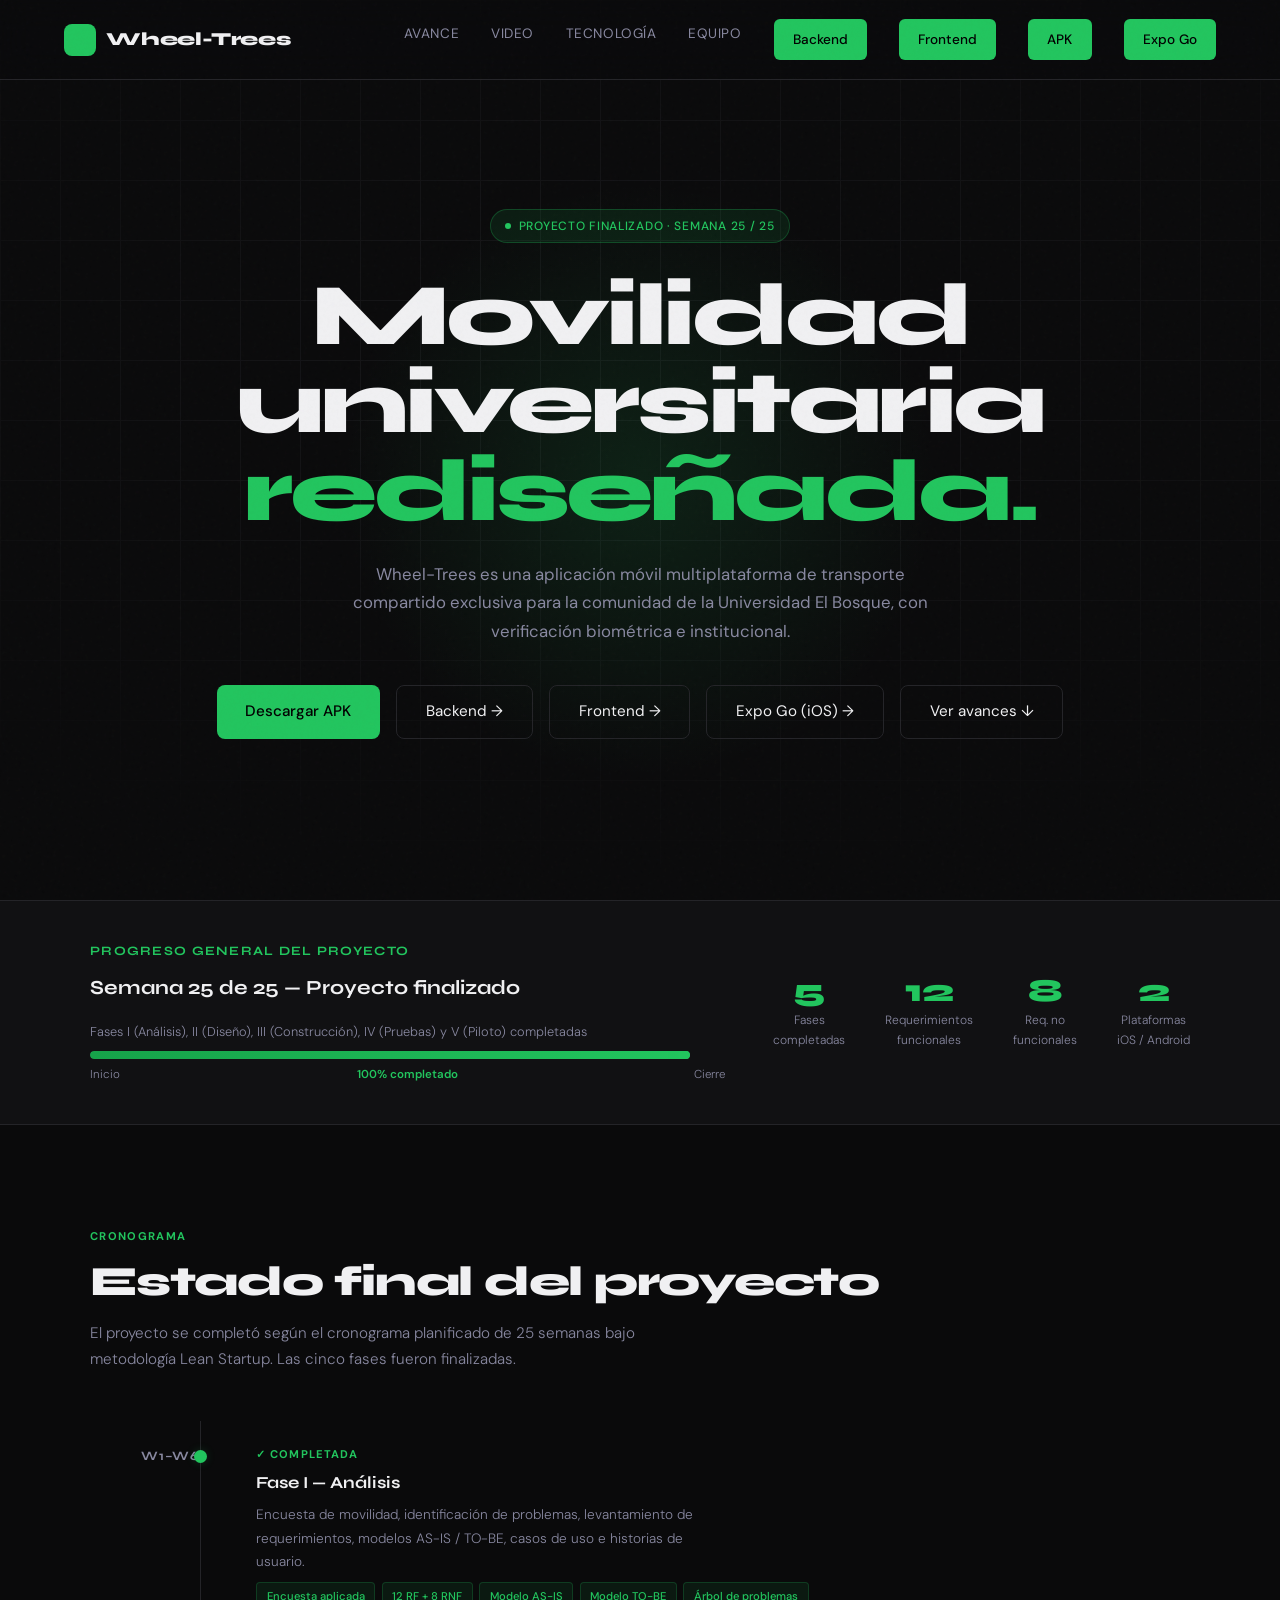
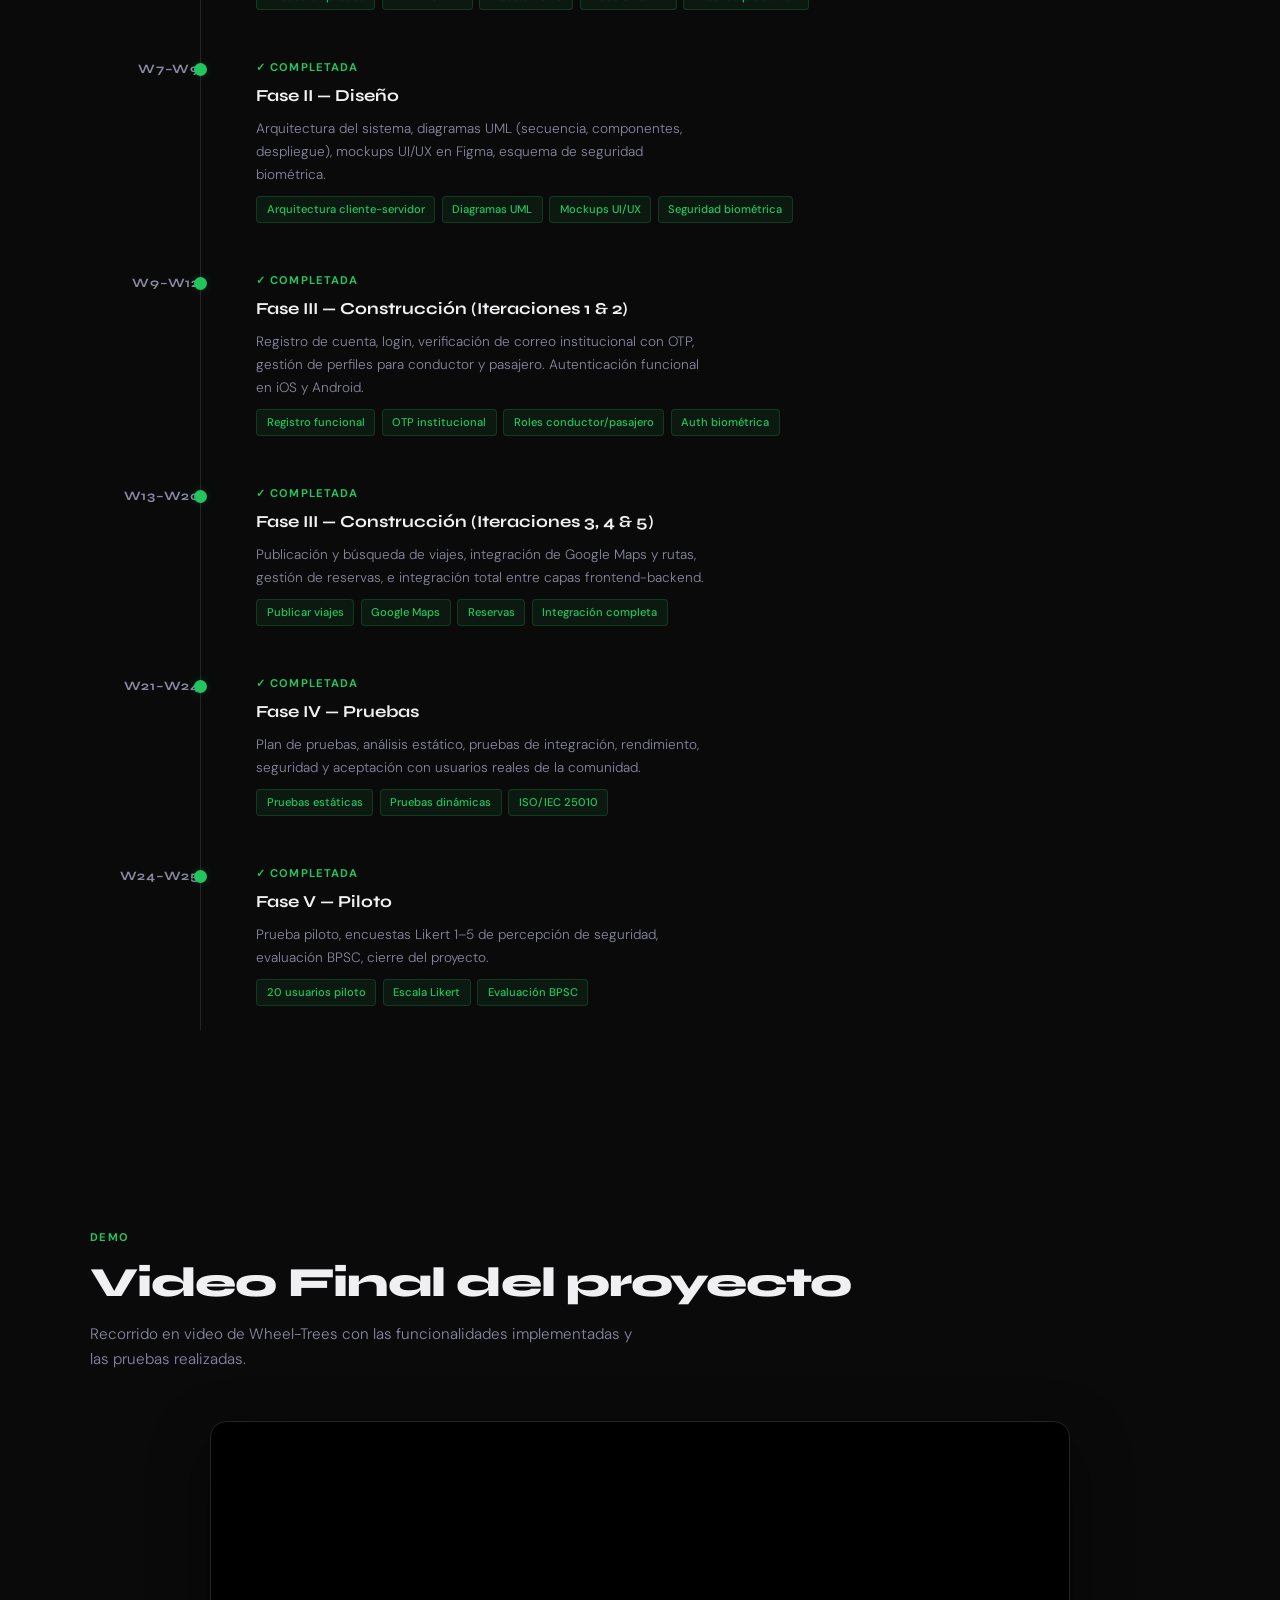
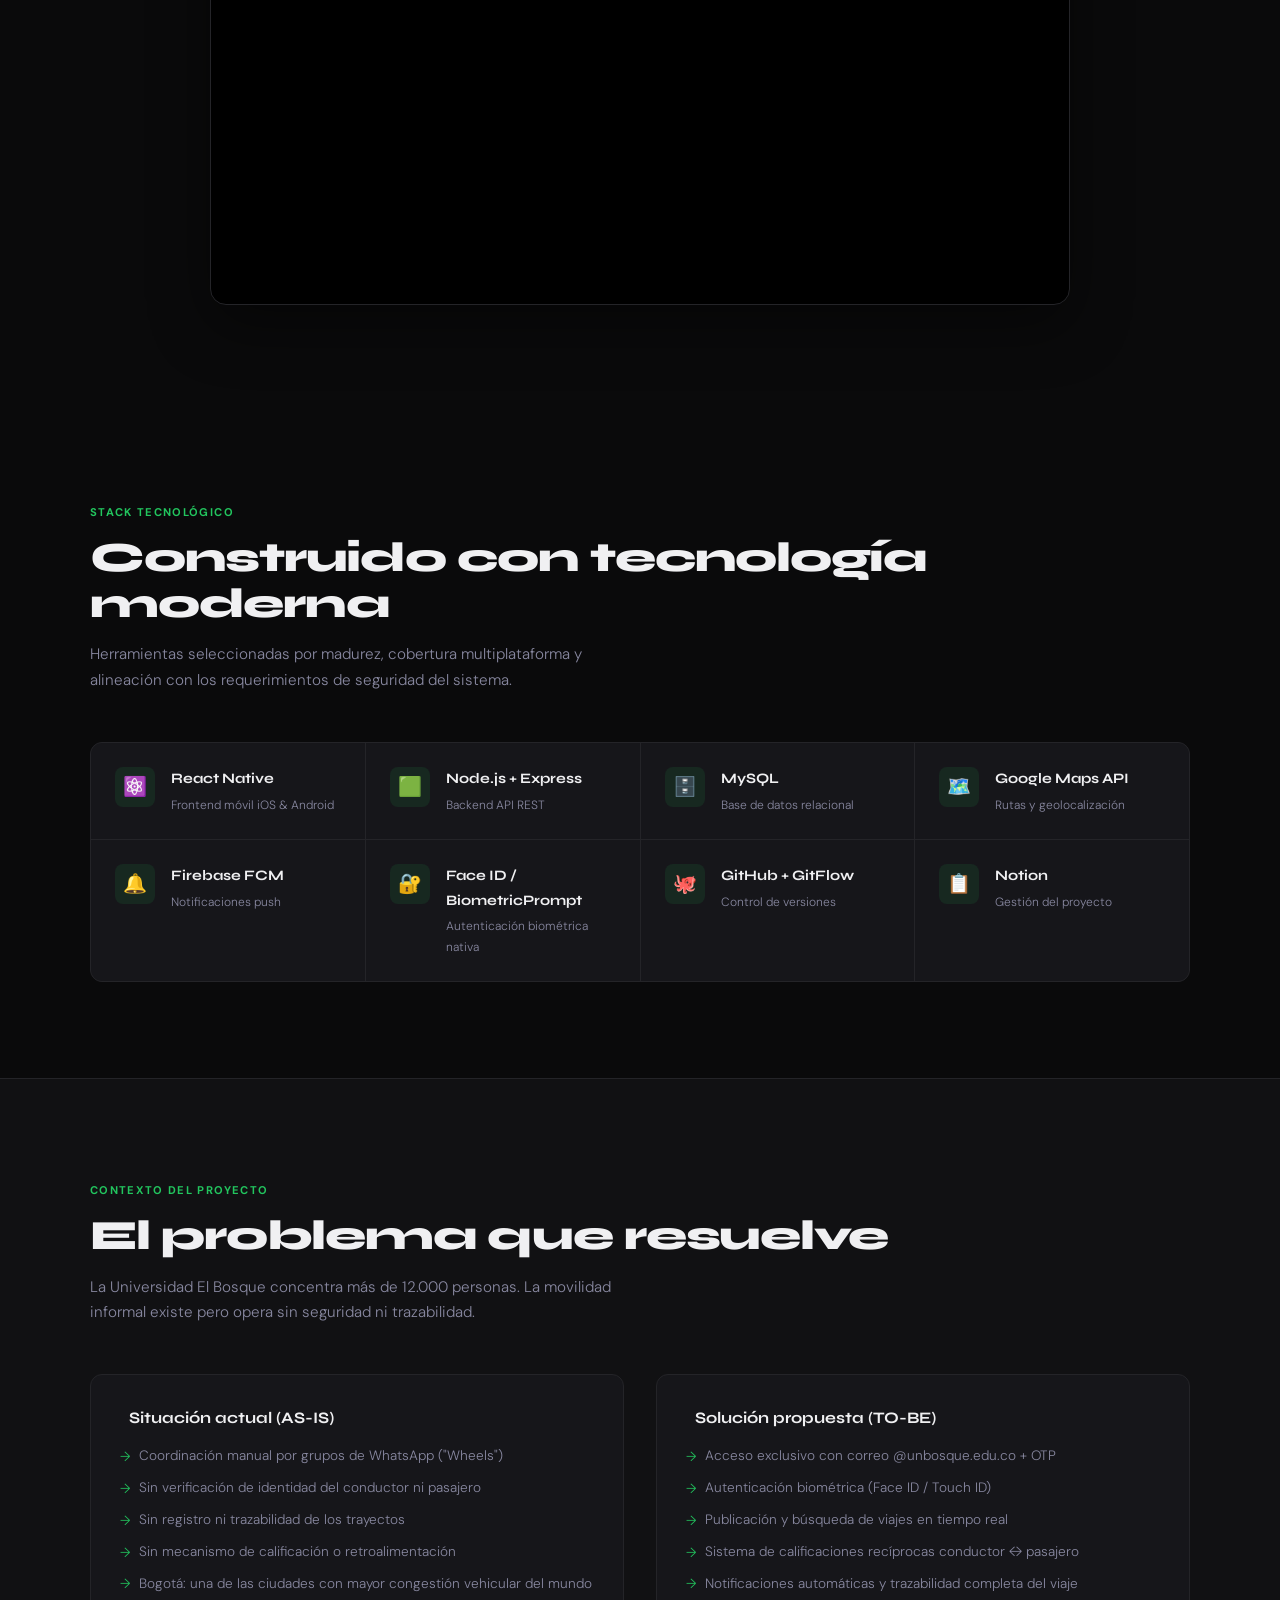
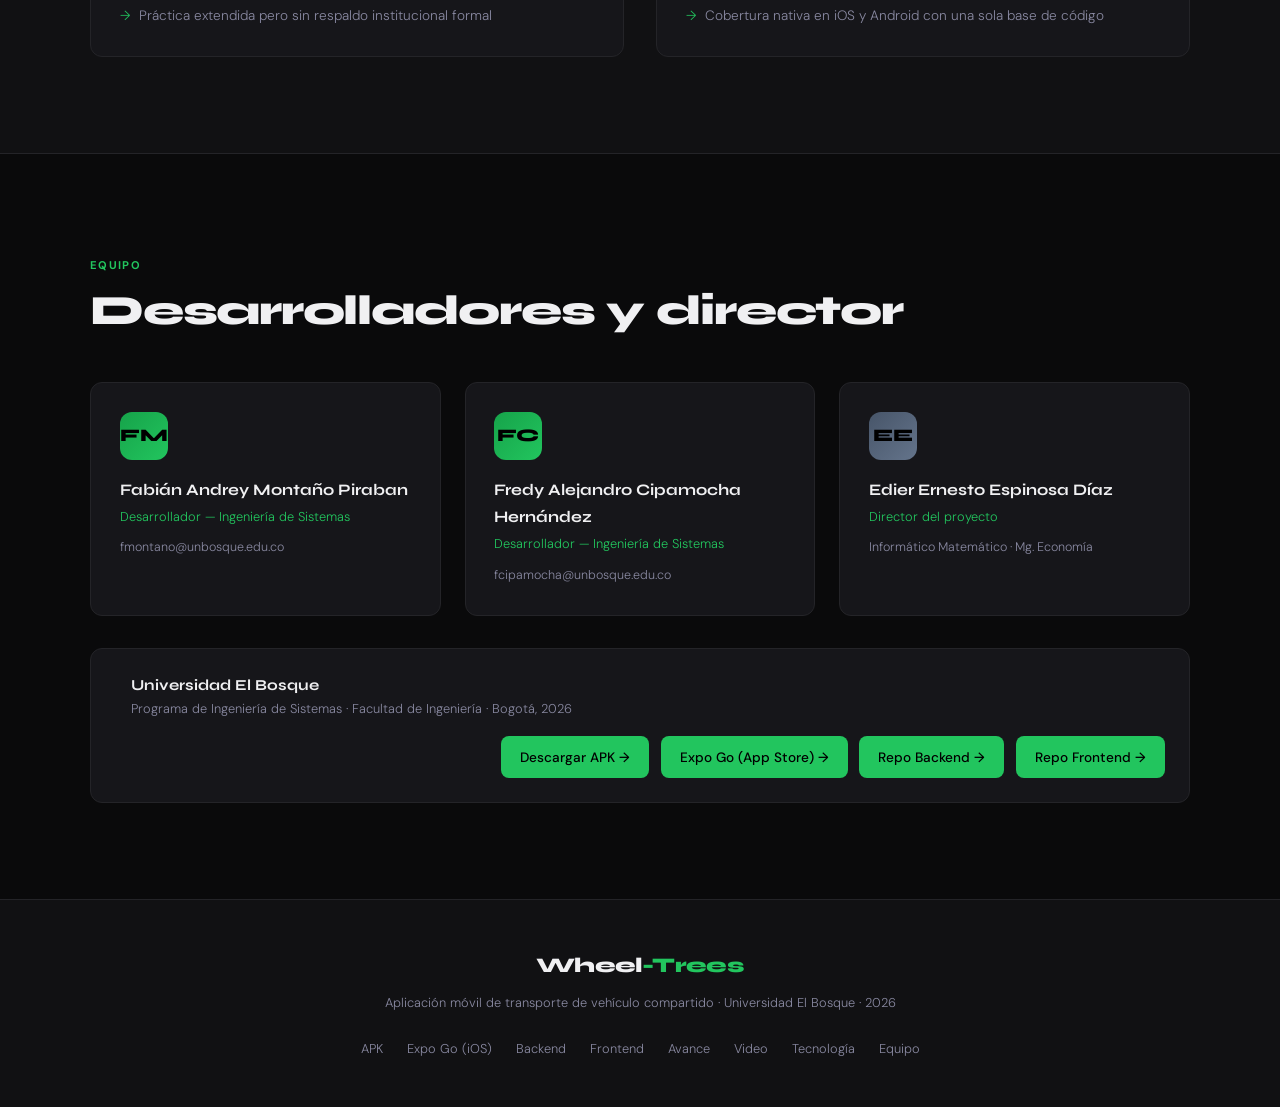
<file: index.html>
<!DOCTYPE html>
<html lang="es">
<head>
<meta charset="UTF-8" />
<meta name="viewport" content="width=device-width, initial-scale=1.0" />
<title>Wheel-Trees — Aplicación Móvil de Transporte Compartido</title>
<link href="https://fonts.googleapis.com/css2?family=Syne:wght@400;600;700;800&family=DM+Sans:ital,wght@0,300;0,400;0,500;1,300&display=swap" rel="stylesheet" />
<style>
 *, *::before, *::after { box-sizing: border-box; margin: 0; padding: 0; }

 :root {
 --bg: #0a0a0b;
 --surface: #111113;
 --card: #16161a;
 --border: #242428;
 --green: #22c55e;
 --green-dim: #16a34a;
 --green-glow:#22c55e33;
 --text: #f0f0f2;
 --muted: #8888a0;
 --accent: #34d399;
 }

 html { scroll-behavior: smooth; }

 body {
 background: var(--bg);
 color: var(--text);
 font-family: 'DM Sans', sans-serif;
 font-weight: 300;
 line-height: 1.7;
 overflow-x: hidden;
 }

 /* ─── NOISE TEXTURE OVERLAY ─── */
 body::before {
 content: '';
 position: fixed;
 inset: 0;
 background-image: url("data:image/svg+xml,%3Csvg viewBox='0 0 256 256' xmlns='http://www.w3.org/2000/svg'%3E%3Cfilter id='n'%3E%3CfeTurbulence type='fractalNoise' baseFrequency='0.9' numOctaves='4' stitchTiles='stitch'/%3E%3C/filter%3E%3Crect width='100%25' height='100%25' filter='url(%23n)' opacity='0.04'/%3E%3C/svg%3E");
 pointer-events: none;
 z-index: 9999;
 opacity: .5;
 }

 /* ─── HEADER / NAV ─── */
 nav {
 position: fixed;
 top: 0; left: 0; right: 0;
 z-index: 100;
 display: flex;
 align-items: center;
 justify-content: space-between;
 padding: 1.2rem 5vw;
 background: rgba(10,10,11,.82);
 backdrop-filter: blur(16px);
 border-bottom: 1px solid var(--border);
 }

 .logo {
 display: flex;
 align-items: center;
 gap: .65rem;
 font-family: 'Syne', sans-serif;
 font-weight: 800;
 font-size: 1.15rem;
 letter-spacing: -.02em;
 color: var(--text);
 text-decoration: none;
 }

 .logo-icon {
 width: 32px; height: 32px;
 background: var(--green);
 border-radius: 8px;
 display: grid;
 place-items: center;
 font-size: 1rem;
 }

 .nav-links {
 display: flex;
 gap: 2rem;
 list-style: none;
 }

 .nav-links a {
 color: var(--muted);
 text-decoration: none;
 font-size: .85rem;
 font-weight: 400;
 letter-spacing: .04em;
 text-transform: uppercase;
 transition: color .2s;
 }
 .nav-links a:hover { color: var(--green); }

 .nav-cta {
 display: flex;
 align-items: center;
 gap: .5rem;
 padding: .55rem 1.2rem;
 background: var(--green);
 color: #000 !important;
 border-radius: 6px;
 font-weight: 500 !important;
 text-transform: none !important;
 font-size: .85rem !important;
 letter-spacing: 0 !important;
 transition: background .2s, transform .15s !important;
 }
 .nav-cta:hover { background: var(--accent) !important; transform: translateY(-1px); color: #000 !important; }

 /* ─── HERO ─── */
 .hero {
 min-height: 100vh;
 display: flex;
 flex-direction: column;
 align-items: center;
 justify-content: center;
 text-align: center;
 padding: 8rem 5vw 5rem;
 position: relative;
 overflow: hidden;
 }

 .hero-glow {
 position: absolute;
 top: 20%;
 left: 50%;
 transform: translateX(-50%);
 width: 600px;
 height: 600px;
 background: radial-gradient(ellipse, rgba(34,197,94,.12) 0%, transparent 70%);
 pointer-events: none;
 }

 .hero-grid {
 position: absolute;
 inset: 0;
 background-image:
 linear-gradient(var(--border) 1px, transparent 1px),
 linear-gradient(90deg, var(--border) 1px, transparent 1px);
 background-size: 60px 60px;
 mask-image: radial-gradient(ellipse 80% 60% at 50% 40%, black 30%, transparent 100%);
 opacity: .4;
 pointer-events: none;
 }

 .badge {
 display: inline-flex;
 align-items: center;
 gap: .45rem;
 padding: .35rem .9rem;
 background: rgba(34,197,94,.1);
 border: 1px solid rgba(34,197,94,.25);
 border-radius: 100px;
 font-size: .75rem;
 font-weight: 500;
 color: var(--green);
 letter-spacing: .06em;
 text-transform: uppercase;
 margin-bottom: 1.8rem;
 animation: fadeUp .6s ease both;
 }

 .badge-dot {
 width: 6px; height: 6px;
 background: var(--green);
 border-radius: 50%;
 animation: pulse 2s infinite;
 }

 @keyframes pulse {
 0%,100% { opacity: 1; transform: scale(1); }
 50% { opacity: .5; transform: scale(.8); }
 }

 h1 {
 font-family: 'Syne', sans-serif;
 font-weight: 800;
 font-size: clamp(3rem, 7vw, 5.5rem);
 line-height: 1.0;
 letter-spacing: -.04em;
 margin-bottom: 1.5rem;
 animation: fadeUp .6s .1s ease both;
 }

 h1 span { color: var(--green); }

 .hero-sub {
 max-width: 52ch;
 color: var(--muted);
 font-size: 1.05rem;
 font-weight: 400;
 margin-bottom: 2.5rem;
 animation: fadeUp .6s .2s ease both;
 }

 .hero-actions {
 display: flex;
 gap: 1rem;
 flex-wrap: wrap;
 justify-content: center;
 animation: fadeUp .6s .3s ease both;
 }

 .btn-primary {
 display: inline-flex;
 align-items: center;
 gap: .5rem;
 padding: .8rem 1.8rem;
 background: var(--green);
 color: #000;
 border-radius: 8px;
 font-weight: 500;
 font-size: .95rem;
 text-decoration: none;
 transition: background .2s, transform .15s, box-shadow .2s;
 box-shadow: 0 0 0 0 var(--green-glow);
 }
 .btn-primary:hover {
 background: var(--accent);
 transform: translateY(-2px);
 box-shadow: 0 8px 30px var(--green-glow);
 }

 .btn-secondary {
 display: inline-flex;
 align-items: center;
 gap: .5rem;
 padding: .8rem 1.8rem;
 background: transparent;
 color: var(--text);
 border: 1px solid var(--border);
 border-radius: 8px;
 font-weight: 400;
 font-size: .95rem;
 text-decoration: none;
 transition: border-color .2s, transform .15s;
 }
 .btn-secondary:hover { border-color: var(--green); color: var(--green); transform: translateY(-2px); }

 @keyframes fadeUp {
 from { opacity: 0; transform: translateY(20px); }
 to { opacity: 1; transform: translateY(0); }
 }

 /* ─── PROGRESS STRIP ─── */
 .progress-strip {
 background: var(--surface);
 border-top: 1px solid var(--border);
 border-bottom: 1px solid var(--border);
 padding: 2.5rem 5vw;
 }

 .progress-inner {
 max-width: 1100px;
 margin: 0 auto;
 display: grid;
 grid-template-columns: 1fr auto;
 align-items: center;
 gap: 3rem;
 }

 .progress-label {
 font-family: 'Syne', sans-serif;
 font-size: .8rem;
 font-weight: 700;
 letter-spacing: .1em;
 text-transform: uppercase;
 color: var(--green);
 margin-bottom: .5rem;
 }

 .progress-title {
 font-family: 'Syne', sans-serif;
 font-size: 1.25rem;
 font-weight: 700;
 margin-bottom: 1rem;
 }

 .progress-bar-wrap {
 background: var(--border);
 border-radius: 100px;
 height: 8px;
 overflow: hidden;
 max-width: 600px;
 }

 .progress-bar {
 height: 100%;
 width: 100%;
 background: linear-gradient(90deg, var(--green-dim), var(--green));
 border-radius: 100px;
 position: relative;
 animation: growBar 1.2s .5s cubic-bezier(.22,1,.36,1) both;
 }

 @keyframes growBar {
 from { width: 0; }
 to { width: 100%; }
 }

 .progress-bar::after {
 content: '';
 position: absolute;
 right: 0; top: 50%;
 transform: translateY(-50%);
 width: 12px; height: 12px;
 background: var(--green);
 border-radius: 50%;
 box-shadow: 0 0 10px var(--green);
 }

 .progress-stats {
 display: flex;
 gap: 2.5rem;
 }

 .stat {
 text-align: center;
 }
 .stat-num {
 font-family: 'Syne', sans-serif;
 font-size: 2rem;
 font-weight: 800;
 color: var(--green);
 line-height: 1;
 }
 .stat-lbl {
 font-size: .75rem;
 color: var(--muted);
 margin-top: .2rem;
 }

 /* ─── SECTION BASE ─── */
 section { padding: 6rem 5vw; }

 .section-inner { max-width: 1100px; margin: 0 auto; }

 .section-tag {
 display: inline-block;
 font-size: .7rem;
 font-weight: 700;
 letter-spacing: .12em;
 text-transform: uppercase;
 color: var(--green);
 margin-bottom: .8rem;
 }

 .section-title {
 font-family: 'Syne', sans-serif;
 font-weight: 800;
 font-size: clamp(1.8rem, 3.5vw, 2.6rem);
 letter-spacing: -.03em;
 line-height: 1.1;
 margin-bottom: 1rem;
 }

 .section-body {
 color: var(--muted);
 max-width: 55ch;
 font-size: .95rem;
 margin-bottom: 3rem;
 }

 /* ─── TIMELINE ─── */
 .timeline {
 display: flex;
 flex-direction: column;
 gap: 0;
 position: relative;
 }

 .timeline::before {
 content: '';
 position: absolute;
 left: 110px;
 top: 0; bottom: 0;
 width: 1px;
 background: var(--border);
 }

 .tl-item {
 display: grid;
 grid-template-columns: 110px 1fr;
 gap: 2rem;
 padding: 1.5rem 0;
 position: relative;
 }

 .tl-week {
 font-family: 'Syne', sans-serif;
 font-size: .8rem;
 font-weight: 700;
 color: var(--muted);
 letter-spacing: .06em;
 text-align: right;
 padding-top: .1rem;
 }

 .tl-dot {
 position: absolute;
 left: 104px;
 top: 1.85rem;
 width: 13px; height: 13px;
 border-radius: 50%;
 background: var(--border);
 border: 2px solid var(--border);
 z-index: 1;
 }

 .tl-item.done .tl-dot {
 background: var(--green);
 border-color: var(--green);
 box-shadow: 0 0 10px var(--green-glow);
 }

 .tl-item.active .tl-dot {
 background: var(--bg);
 border-color: var(--green);
 box-shadow: 0 0 14px var(--green);
 animation: dotPulse 2s infinite;
 }

 @keyframes dotPulse {
 0%,100% { box-shadow: 0 0 6px var(--green); }
 50% { box-shadow: 0 0 18px var(--green), 0 0 30px var(--green-glow); }
 }

 .tl-content {
 padding-left: 1.5rem;
 }

 .tl-phase {
 font-size: .7rem;
 font-weight: 700;
 letter-spacing: .1em;
 text-transform: uppercase;
 color: var(--green);
 margin-bottom: .3rem;
 }

 .tl-name {
 font-family: 'Syne', sans-serif;
 font-size: 1.05rem;
 font-weight: 700;
 margin-bottom: .4rem;
 }

 .tl-desc {
 font-size: .85rem;
 color: var(--muted);
 max-width: 50ch;
 }

 .tl-pills {
 display: flex;
 flex-wrap: wrap;
 gap: .4rem;
 margin-top: .6rem;
 }

 .pill {
 padding: .2rem .6rem;
 background: rgba(34,197,94,.08);
 border: 1px solid rgba(34,197,94,.2);
 border-radius: 4px;
 font-size: .7rem;
 font-weight: 500;
 color: var(--green);
 }

 .pill.gray {
 background: rgba(136,136,160,.08);
 border-color: rgba(136,136,160,.2);
 color: var(--muted);
 }

 /* ─── SCREENS SECTION ─── */
 .screens-section {
 background: var(--surface);
 border-top: 1px solid var(--border);
 border-bottom: 1px solid var(--border);
 }

 .screens-grid {
 display: grid;
 grid-template-columns: repeat(4, 1fr);
 gap: 1.5rem;
 margin-top: 3rem;
 }

 .screen-card {
 background: var(--card);
 border: 1px solid var(--border);
 border-radius: 16px;
 overflow: hidden;
 transition: border-color .25s, transform .25s;
 }
 .screen-card:hover {
 border-color: rgba(34,197,94,.35);
 transform: translateY(-4px);
 }

 .screen-img-wrap {
 width: 100%;
 aspect-ratio: 9/19;
 overflow: hidden;
 background: #0d0d10;
 display: flex;
 align-items: center;
 justify-content: center;
 }

 .screen-img-wrap img {
 width: 100%;
 height: 100%;
 object-fit: cover;
 object-position: top;
 }

 .screen-info {
 padding: 1rem 1.1rem 1.2rem;
 }

 .screen-label {
 font-size: .65rem;
 font-weight: 700;
 letter-spacing: .1em;
 text-transform: uppercase;
 color: var(--green);
 margin-bottom: .3rem;
 }

 .screen-name {
 font-family: 'Syne', sans-serif;
 font-weight: 700;
 font-size: .9rem;
 line-height: 1.2;
 margin-bottom: .3rem;
 }

 .screen-desc {
 font-size: .75rem;
 color: var(--muted);
 line-height: 1.5;
 }

 /* ─── TECH STACK ─── */
 .tech-grid {
 display: grid;
 grid-template-columns: repeat(auto-fill, minmax(220px, 1fr));
 gap: 1px;
 background: var(--border);
 border: 1px solid var(--border);
 border-radius: 12px;
 overflow: hidden;
 margin-top: 3rem;
 }

 .tech-item {
 background: var(--card);
 padding: 1.5rem;
 display: flex;
 align-items: flex-start;
 gap: 1rem;
 }

 .tech-icon {
 width: 40px; height: 40px;
 background: rgba(34,197,94,.1);
 border-radius: 8px;
 display: grid;
 place-items: center;
 font-size: 1.2rem;
 flex-shrink: 0;
 }

 .tech-name {
 font-family: 'Syne', sans-serif;
 font-weight: 700;
 font-size: .9rem;
 margin-bottom: .2rem;
 }

 .tech-role {
 font-size: .75rem;
 color: var(--muted);
 }

 /* ─── CONTEXT SECTION ─── */
 .context-grid {
 display: grid;
 grid-template-columns: 1fr 1fr;
 gap: 2rem;
 margin-top: 3rem;
 }

 .context-card {
 background: var(--card);
 border: 1px solid var(--border);
 border-radius: 12px;
 padding: 1.8rem;
 }

 .context-card-title {
 font-family: 'Syne', sans-serif;
 font-weight: 700;
 font-size: 1rem;
 margin-bottom: .8rem;
 display: flex;
 align-items: center;
 gap: .6rem;
 }

 .context-card-title span {
 font-size: 1.2rem;
 }

 .context-list {
 list-style: none;
 display: flex;
 flex-direction: column;
 gap: .5rem;
 }

 .context-list li {
 display: flex;
 gap: .6rem;
 font-size: .85rem;
 color: var(--muted);
 align-items: flex-start;
 }

 .context-list li::before {
 content: '→';
 color: var(--green);
 flex-shrink: 0;
 margin-top: .05rem;
 }

 /* ─── TEAM ─── */
 .team-grid {
 display: grid;
 grid-template-columns: repeat(auto-fill, minmax(260px, 1fr));
 gap: 1.5rem;
 margin-top: 3rem;
 }

 .team-card {
 background: var(--card);
 border: 1px solid var(--border);
 border-radius: 12px;
 padding: 1.8rem;
 transition: border-color .25s;
 }
 .team-card:hover { border-color: rgba(34,197,94,.35); }

 .team-avatar {
 width: 48px; height: 48px;
 background: linear-gradient(135deg, var(--green-dim), var(--green));
 border-radius: 12px;
 display: grid;
 place-items: center;
 font-family: 'Syne', sans-serif;
 font-weight: 800;
 font-size: 1.1rem;
 color: #000;
 margin-bottom: 1rem;
 }

 .team-name {
 font-family: 'Syne', sans-serif;
 font-weight: 700;
 font-size: 1rem;
 margin-bottom: .2rem;
 }

 .team-role {
 font-size: .8rem;
 color: var(--green);
 margin-bottom: .6rem;
 }

 .team-email {
 font-size: .78rem;
 color: var(--muted);
 }

 /* ─── FOOTER ─── */
 footer {
 background: var(--surface);
 border-top: 1px solid var(--border);
 padding: 3rem 5vw;
 text-align: center;
 }

 .footer-logo {
 font-family: 'Syne', sans-serif;
 font-weight: 800;
 font-size: 1.3rem;
 letter-spacing: -.03em;
 margin-bottom: .5rem;
 }
 .footer-logo span { color: var(--green); }

 .footer-sub {
 font-size: .8rem;
 color: var(--muted);
 margin-bottom: 1.5rem;
 }

 .footer-links {
 display: flex;
 justify-content: center;
 gap: 1.5rem;
 flex-wrap: wrap;
 }

 .footer-links a {
 font-size: .8rem;
 color: var(--muted);
 text-decoration: none;
 transition: color .2s;
 }
 .footer-links a:hover { color: var(--green); }

 /* ─── RESPONSIVE ─── */
 @media (max-width: 768px) {
 .nav-links { display: none; }
 .progress-inner { grid-template-columns: 1fr; }
 .progress-stats { justify-content: center; }
 .screens-grid { grid-template-columns: repeat(2, 1fr); }
 .context-grid { grid-template-columns: 1fr; }
 .timeline::before { left: 70px; }
 .tl-item { grid-template-columns: 70px 1fr; gap: 1rem; }
 .tl-dot { left: 64px; }
 }

 @media (max-width: 480px) {
 .screens-grid { grid-template-columns: 1fr 1fr; }
 }

 /* ─── VIDEO SECTION ─── */
 .video-wrap {
 position: relative;
 width: 100%;
 max-width: 860px;
 margin: 3rem auto 0;
 aspect-ratio: 16/9;
 border-radius: 16px;
 overflow: hidden;
 border: 1px solid var(--border);
 box-shadow: 0 20px 60px rgba(0,0,0,.45);
 background: #000;
 }
 .video-wrap iframe {
 position: absolute;
 inset: 0;
 width: 100%;
 height: 100%;
 border: 0;
 }

 /* ─── SCROLL REVEAL ─── */
 .reveal {
 opacity: 0;
 transform: translateY(24px);
 transition: opacity .65s ease, transform .65s ease;
 }
 .reveal.visible {
 opacity: 1;
 transform: none;
 }
</style>
</head>
<body>

<!-- NAV -->
<nav>
<a href="#" class="logo">
<div class="logo-icon"></div>
 Wheel-Trees
</a>
<ul class="nav-links">
<li><a href="#avance">Avance</a></li>
<li><a href="#video">Video</a></li>
<li><a href="#tecnologia">Tecnología</a></li>
<li><a href="#equipo">Equipo</a></li>
<li>
<a href="https://github.com/FmontanoUEB/WheelTrees" target="_blank" class="nav-cta">
 Backend
</a>
</li>
<li>
<a href="https://github.com/Alejandrohzz/wheeltreesFrontend" target="_blank" class="nav-cta">
 Frontend
</a>
</li>
<li>
<a href="https://drive.google.com/drive/folders/1lpk2eqQ-wq_g2GHJ1d1L5tcOdN7jb3A3?usp=sharing" target="_blank" class="nav-cta">
 APK
</a>
</li>
<li>
<a href="https://apps.apple.com/app/expo-go/id982107779" target="_blank" class="nav-cta">
 Expo Go
</a>
</li>
</ul>
</nav>

<!-- HERO -->
<section class="hero">
<div class="hero-grid"></div>
<div class="hero-glow"></div>

<div class="badge">
<span class="badge-dot"></span>
 Proyecto finalizado · Semana 25 / 25
</div>

<h1>
 Movilidad<br/>
 universitaria<br/>
<span>rediseñada.</span>
</h1>

<p class="hero-sub">
 Wheel-Trees es una aplicación móvil multiplataforma de transporte compartido exclusiva para la comunidad de la Universidad El Bosque, con verificación biométrica e institucional.
</p>

<div class="hero-actions">
<a href="https://drive.google.com/drive/folders/1lpk2eqQ-wq_g2GHJ1d1L5tcOdN7jb3A3?usp=sharing" target="_blank" class="btn-primary">
 Descargar APK
</a>
<a href="https://github.com/FmontanoUEB/WheelTrees" target="_blank" class="btn-secondary">
 Backend →
</a>
<a href="https://github.com/Alejandrohzz/wheeltreesFrontend" target="_blank" class="btn-secondary">
 Frontend →
</a>
<a href="https://apps.apple.com/app/expo-go/id982107779" target="_blank" class="btn-secondary">
 Expo Go (iOS) →
</a>
<a href="#avance" class="btn-secondary">
 Ver avances ↓
</a>
</div>
</section>

<!-- PROGRESS STRIP -->
<div class="progress-strip">
<div class="progress-inner">
<div>
<div class="progress-label">Progreso general del proyecto</div>
<div class="progress-title">Semana 25 de 25 — Proyecto finalizado</div>
<div style="margin-bottom:.5rem; font-size:.8rem; color:var(--muted);">
 Fases I (Análisis), II (Diseño), III (Construcción), IV (Pruebas) y V (Piloto) completadas
</div>
<div class="progress-bar-wrap">
<div class="progress-bar"></div>
</div>
<div style="display:flex; justify-content:space-between; margin-top:.4rem; font-size:.72rem; color:var(--muted);">
<span>Inicio</span>
<span style="color:var(--green); font-weight:600;">100% completado</span>
<span>Cierre</span>
</div>
</div>
<div class="progress-stats">
<div class="stat">
<div class="stat-num">5</div>
<div class="stat-lbl">Fases<br/>completadas</div>
</div>
<div class="stat">
<div class="stat-num">12</div>
<div class="stat-lbl">Requerimientos<br/>funcionales</div>
</div>
<div class="stat">
<div class="stat-num">8</div>
<div class="stat-lbl">Req. no<br/>funcionales</div>
</div>
<div class="stat">
<div class="stat-num">2</div>
<div class="stat-lbl">Plataformas<br/>iOS / Android</div>
</div>
</div>
</div>
</div>

<!-- TIMELINE -->
<section id="avance">
<div class="section-inner">
<span class="section-tag reveal">Cronograma</span>
<h2 class="section-title reveal">Estado final del proyecto</h2>
<p class="section-body reveal">
 El proyecto se completó según el cronograma planificado de 25 semanas bajo metodología Lean Startup. Las cinco fases fueron finalizadas.
</p>

<div class="timeline reveal">

<div class="tl-item done">
<div class="tl-week">W1–W6</div>
<div class="tl-dot"></div>
<div class="tl-content">
<div class="tl-phase">✓ Completada</div>
<div class="tl-name">Fase I — Análisis</div>
<div class="tl-desc">Encuesta de movilidad, identificación de problemas, levantamiento de requerimientos, modelos AS-IS / TO-BE, casos de uso e historias de usuario.</div>
<div class="tl-pills">
<span class="pill">Encuesta aplicada</span>
<span class="pill">12 RF + 8 RNF</span>
<span class="pill">Modelo AS-IS</span>
<span class="pill">Modelo TO-BE</span>
<span class="pill">Árbol de problemas</span>
</div>
</div>
</div>

<div class="tl-item done">
<div class="tl-week">W7–W9</div>
<div class="tl-dot"></div>
<div class="tl-content">
<div class="tl-phase">✓ Completada</div>
<div class="tl-name">Fase II — Diseño</div>
<div class="tl-desc">Arquitectura del sistema, diagramas UML (secuencia, componentes, despliegue), mockups UI/UX en Figma, esquema de seguridad biométrica.</div>
<div class="tl-pills">
<span class="pill">Arquitectura cliente-servidor</span>
<span class="pill">Diagramas UML</span>
<span class="pill">Mockups UI/UX</span>
<span class="pill">Seguridad biométrica</span>
</div>
</div>
</div>

<div class="tl-item done">
<div class="tl-week">W9–W12</div>
<div class="tl-dot"></div>
<div class="tl-content">
<div class="tl-phase">✓ Completada</div>
<div class="tl-name">Fase III — Construcción (Iteraciones 1 & 2)</div>
<div class="tl-desc">Registro de cuenta, login, verificación de correo institucional con OTP, gestión de perfiles para conductor y pasajero. Autenticación funcional en iOS y Android.</div>
<div class="tl-pills">
<span class="pill">Registro funcional</span>
<span class="pill">OTP institucional</span>
<span class="pill">Roles conductor/pasajero</span>
<span class="pill">Auth biométrica</span>
</div>
</div>
</div>

<div class="tl-item done">
<div class="tl-week">W13–W20</div>
<div class="tl-dot"></div>
<div class="tl-content">
<div class="tl-phase">✓ Completada</div>
<div class="tl-name">Fase III — Construcción (Iteraciones 3, 4 & 5)</div>
<div class="tl-desc">Publicación y búsqueda de viajes, integración de Google Maps y rutas, gestión de reservas, e integración total entre capas frontend-backend.</div>
<div class="tl-pills">
<span class="pill">Publicar viajes</span>
<span class="pill">Google Maps</span>
<span class="pill">Reservas</span>
<span class="pill">Integración completa</span>
</div>
</div>
</div>

<div class="tl-item done">
<div class="tl-week">W21–W24</div>
<div class="tl-dot"></div>
<div class="tl-content">
<div class="tl-phase">✓ Completada</div>
<div class="tl-name">Fase IV — Pruebas</div>
<div class="tl-desc">Plan de pruebas, análisis estático, pruebas de integración, rendimiento, seguridad y aceptación con usuarios reales de la comunidad.</div>
<div class="tl-pills">
<span class="pill">Pruebas estáticas</span>
<span class="pill">Pruebas dinámicas</span>
<span class="pill">ISO/IEC 25010</span>
</div>
</div>
</div>

<div class="tl-item done">
<div class="tl-week">W24–W25</div>
<div class="tl-dot"></div>
<div class="tl-content">
<div class="tl-phase">✓ Completada</div>
<div class="tl-name">Fase V — Piloto</div>
<div class="tl-desc">Prueba piloto, encuestas Likert 1–5 de percepción de seguridad, evaluación BPSC, cierre del proyecto.</div>
<div class="tl-pills">
<span class="pill">20 usuarios piloto</span>
<span class="pill">Escala Likert</span>
<span class="pill">Evaluación BPSC</span>
</div>
</div>
</div>

</div>
</div>
</section>

<!-- VIDEO -->
<section id="video">
<div class="section-inner">
<span class="section-tag reveal">Demo</span>
<h2 class="section-title reveal">Video Final del proyecto</h2>
<p class="section-body reveal">
 Recorrido en video de Wheel-Trees con las funcionalidades implementadas y las pruebas realizadas.
</p>
<div class="video-wrap reveal">
<iframe
 src="https://www.youtube.com/embed/kXWK_E6k_n4"
 title="Wheel-Trees — Video de avance"
 allow="accelerometer; autoplay; clipboard-write; encrypted-media; gyroscope; picture-in-picture; web-share"
 allowfullscreen
 referrerpolicy="strict-origin-when-cross-origin">
</iframe>
</div>
</div>
</section>


<!-- TECH STACK -->
<section id="tecnologia">
<div class="section-inner">
<span class="section-tag reveal">Stack tecnológico</span>
<h2 class="section-title reveal">Construido con tecnología moderna</h2>
<p class="section-body reveal">
 Herramientas seleccionadas por madurez, cobertura multiplataforma y alineación con los requerimientos de seguridad del sistema.
</p>

<div class="tech-grid reveal">
<div class="tech-item">
<div class="tech-icon">⚛️</div>
<div>
<div class="tech-name">React Native</div>
<div class="tech-role">Frontend móvil iOS & Android</div>
</div>
</div>
<div class="tech-item">
<div class="tech-icon">🟩</div>
<div>
<div class="tech-name">Node.js + Express</div>
<div class="tech-role">Backend API REST</div>
</div>
</div>
<div class="tech-item">
<div class="tech-icon">🗄️</div>
<div>
<div class="tech-name">MySQL</div>
<div class="tech-role">Base de datos relacional</div>
</div>
</div>
<div class="tech-item">
<div class="tech-icon">🗺️</div>
<div>
<div class="tech-name">Google Maps API</div>
<div class="tech-role">Rutas y geolocalización</div>
</div>
</div>
<div class="tech-item">
<div class="tech-icon">🔔</div>
<div>
<div class="tech-name">Firebase FCM</div>
<div class="tech-role">Notificaciones push</div>
</div>
</div>
<div class="tech-item">
<div class="tech-icon">🔐</div>
<div>
<div class="tech-name">Face ID / BiometricPrompt</div>
<div class="tech-role">Autenticación biométrica nativa</div>
</div>
</div>
<div class="tech-item">
<div class="tech-icon">🐙</div>
<div>
<div class="tech-name">GitHub + GitFlow</div>
<div class="tech-role">Control de versiones</div>
</div>
</div>
<div class="tech-item">
<div class="tech-icon">📋</div>
<div>
<div class="tech-name">Notion</div>
<div class="tech-role">Gestión del proyecto</div>
</div>
</div>
</div>
</div>
</section>

<!-- CONTEXT -->
<section style="background:var(--surface); border-top:1px solid var(--border); border-bottom:1px solid var(--border);">
<div class="section-inner">
<span class="section-tag reveal">Contexto del proyecto</span>
<h2 class="section-title reveal">El problema que resuelve</h2>
<p class="section-body reveal">
 La Universidad El Bosque concentra más de 12.000 personas. La movilidad informal existe pero opera sin seguridad ni trazabilidad.
</p>

<div class="context-grid reveal">
<div class="context-card">
<div class="context-card-title"><span></span>Situación actual (AS-IS)</div>
<ul class="context-list">
<li>Coordinación manual por grupos de WhatsApp ("Wheels")</li>
<li>Sin verificación de identidad del conductor ni pasajero</li>
<li>Sin registro ni trazabilidad de los trayectos</li>
<li>Sin mecanismo de calificación o retroalimentación</li>
<li>Bogotá: una de las ciudades con mayor congestión vehicular del mundo</li>
<li>Práctica extendida pero sin respaldo institucional formal</li>
</ul>
</div>
<div class="context-card">
<div class="context-card-title"><span></span>Solución propuesta (TO-BE)</div>
<ul class="context-list">
<li>Acceso exclusivo con correo @unbosque.edu.co + OTP</li>
<li>Autenticación biométrica (Face ID / Touch ID)</li>
<li>Publicación y búsqueda de viajes en tiempo real</li>
<li>Sistema de calificaciones recíprocas conductor ↔ pasajero</li>
<li>Notificaciones automáticas y trazabilidad completa del viaje</li>
<li>Cobertura nativa en iOS y Android con una sola base de código</li>
</ul>
</div>
</div>
</div>
</section>

<!-- TEAM -->
<section id="equipo">
<div class="section-inner">
<span class="section-tag reveal">Equipo</span>
<h2 class="section-title reveal">Desarrolladores y director</h2>

<div class="team-grid reveal">
<div class="team-card">
<div class="team-avatar">FM</div>
<div class="team-name">Fabián Andrey Montaño Piraban</div>
<div class="team-role">Desarrollador — Ingeniería de Sistemas</div>
<div class="team-email">fmontano@unbosque.edu.co</div>
</div>
<div class="team-card">
<div class="team-avatar">FC</div>
<div class="team-name">Fredy Alejandro Cipamocha Hernández</div>
<div class="team-role">Desarrollador — Ingeniería de Sistemas</div>
<div class="team-email">fcipamocha@unbosque.edu.co</div>
</div>
<div class="team-card">
<div class="team-avatar" style="background:linear-gradient(135deg,#475569,#64748b);">EE</div>
<div class="team-name">Edier Ernesto Espinosa Díaz</div>
<div class="team-role">Director del proyecto</div>
<div class="team-email">Informático Matemático · Mg. Economía</div>
</div>
</div>

<div style="margin-top:2rem; padding:1.5rem; background:var(--card); border:1px solid var(--border); border-radius:12px; display:flex; align-items:center; gap:1rem; flex-wrap:wrap;" class="reveal">
<div style="font-size:1.5rem;"></div>
<div>
<div style="font-family:'Syne',sans-serif; font-weight:700; font-size:.95rem;">Universidad El Bosque</div>
<div style="font-size:.8rem; color:var(--muted);">Programa de Ingeniería de Sistemas · Facultad de Ingeniería · Bogotá, 2026</div>
</div>
<div style="margin-left:auto; display:flex; gap:.7rem; flex-wrap:wrap;">
<a href="https://drive.google.com/drive/folders/1lpk2eqQ-wq_g2GHJ1d1L5tcOdN7jb3A3?usp=sharing" target="_blank" class="btn-primary" style="font-size:.85rem; padding:.6rem 1.2rem;">
 Descargar APK →
</a>
<a href="https://apps.apple.com/app/expo-go/id982107779" target="_blank" class="btn-primary" style="font-size:.85rem; padding:.6rem 1.2rem;">
 Expo Go (App Store) →
</a>
<a href="https://github.com/FmontanoUEB/WheelTrees" target="_blank" class="btn-primary" style="font-size:.85rem; padding:.6rem 1.2rem;">
 Repo Backend →
</a>
<a href="https://github.com/Alejandrohzz/wheeltreesFrontend" target="_blank" class="btn-primary" style="font-size:.85rem; padding:.6rem 1.2rem;">
 Repo Frontend →
</a>
</div>
</div>
</div>
</section>

<!-- FOOTER -->
<footer>
<div class="footer-logo">Wheel<span>-Trees</span></div>
<div class="footer-sub">Aplicación móvil de transporte de vehículo compartido · Universidad El Bosque · 2026</div>
<div class="footer-links">
<a href="https://drive.google.com/drive/folders/1lpk2eqQ-wq_g2GHJ1d1L5tcOdN7jb3A3?usp=sharing" target="_blank">APK</a>
<a href="https://apps.apple.com/app/expo-go/id982107779" target="_blank">Expo Go (iOS)</a>
<a href="https://github.com/FmontanoUEB/WheelTrees" target="_blank">Backend</a>
<a href="https://github.com/Alejandrohzz/wheeltreesFrontend" target="_blank">Frontend</a>
<a href="#avance">Avance</a>
<a href="#video">Video</a>
<a href="#tecnologia">Tecnología</a>
<a href="#equipo">Equipo</a>
</div>
</footer>

<script>
 // Scroll reveal
 const reveals = document.querySelectorAll('.reveal');
 const io = new IntersectionObserver(entries =>{
 entries.forEach(e =>{
 if (e.isIntersecting) { e.target.classList.add('visible'); io.unobserve(e.target); }
 });
 }, { threshold: 0.1 });
 reveals.forEach(el =>io.observe(el));
</script>
</body>
</html>
</file>
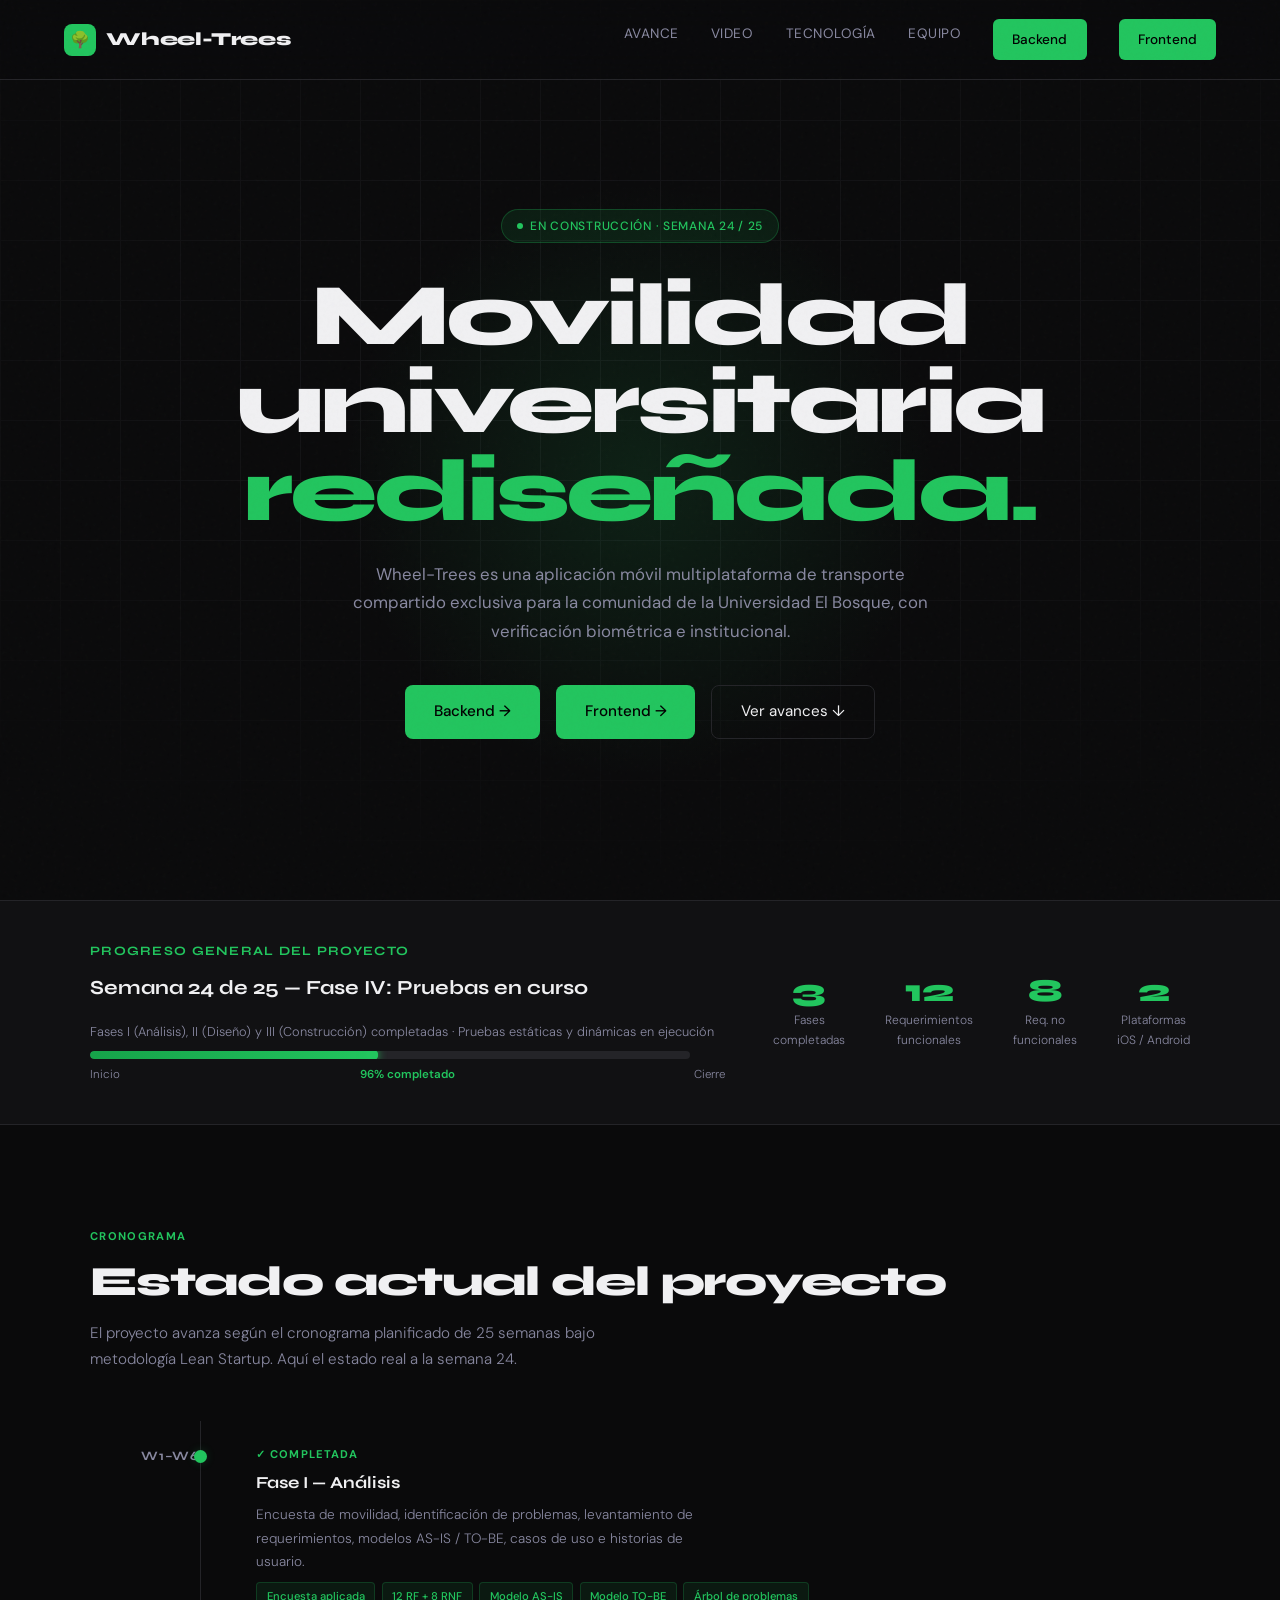
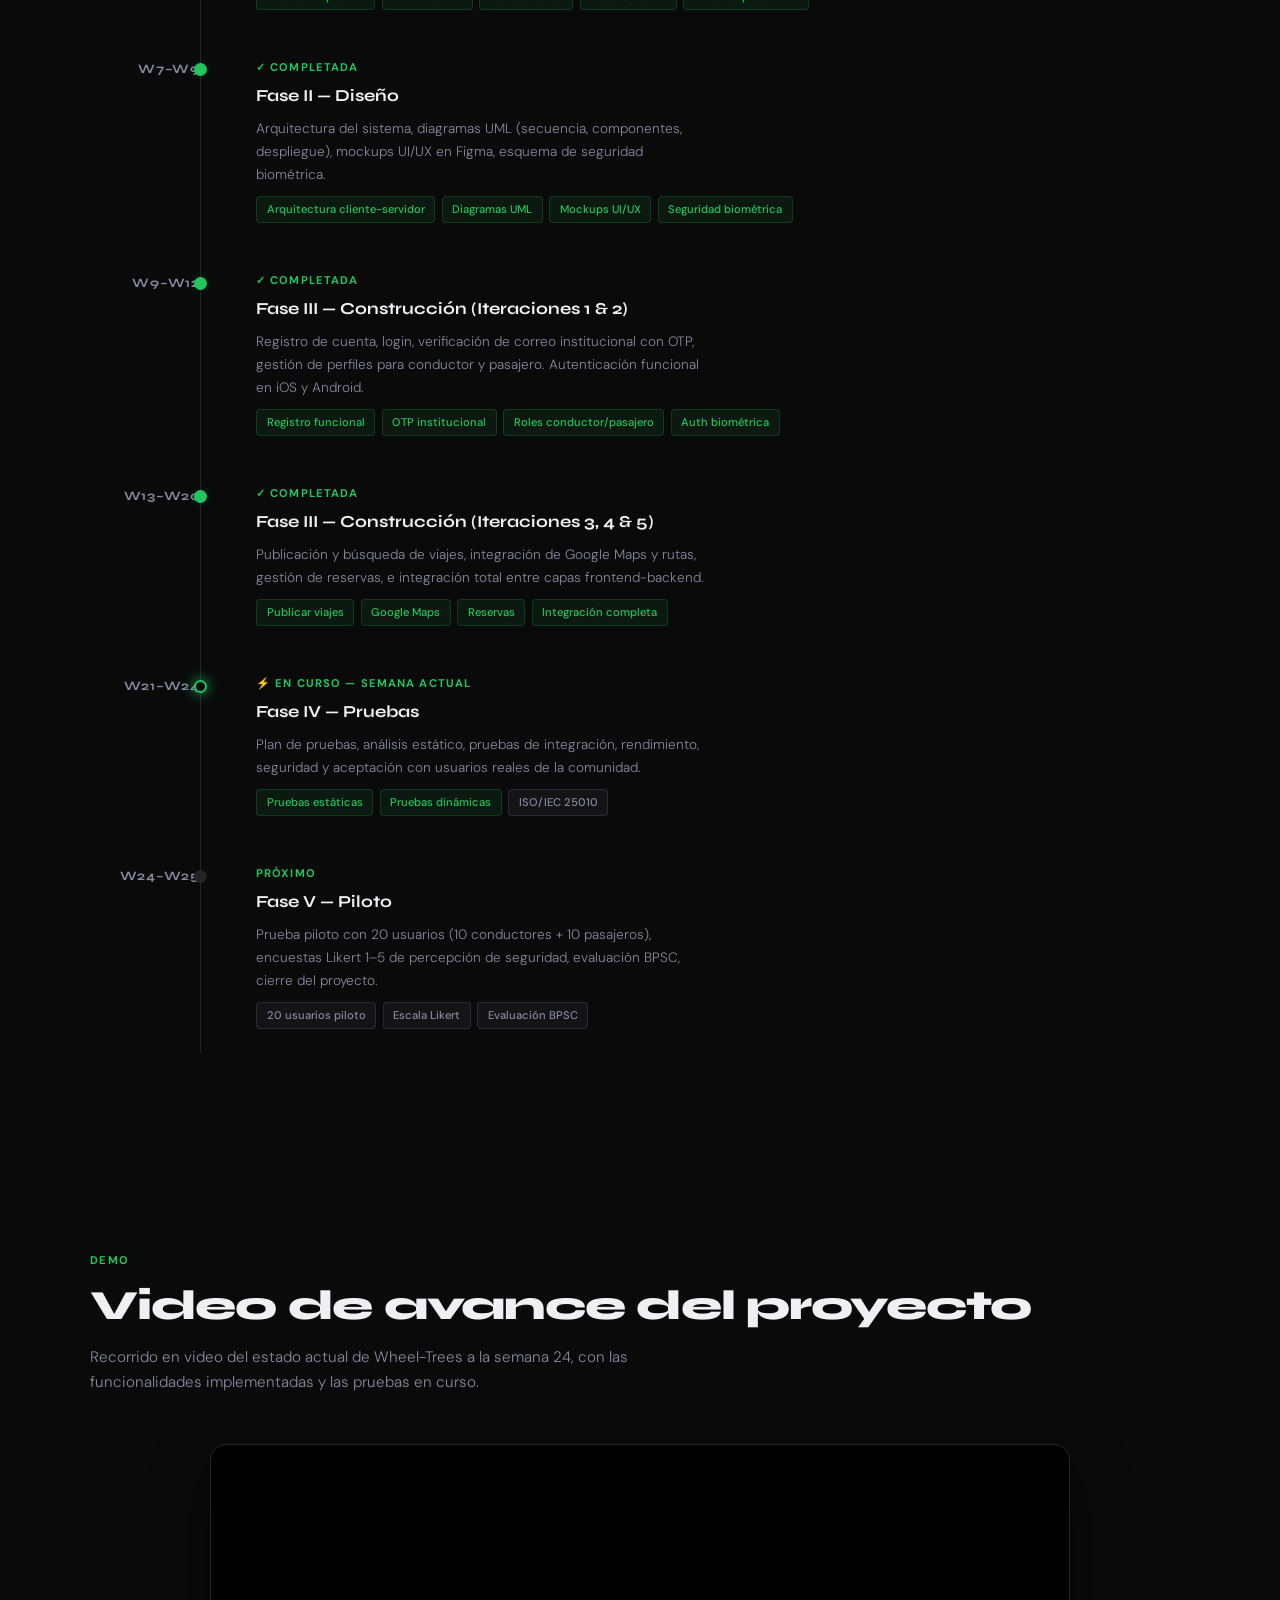
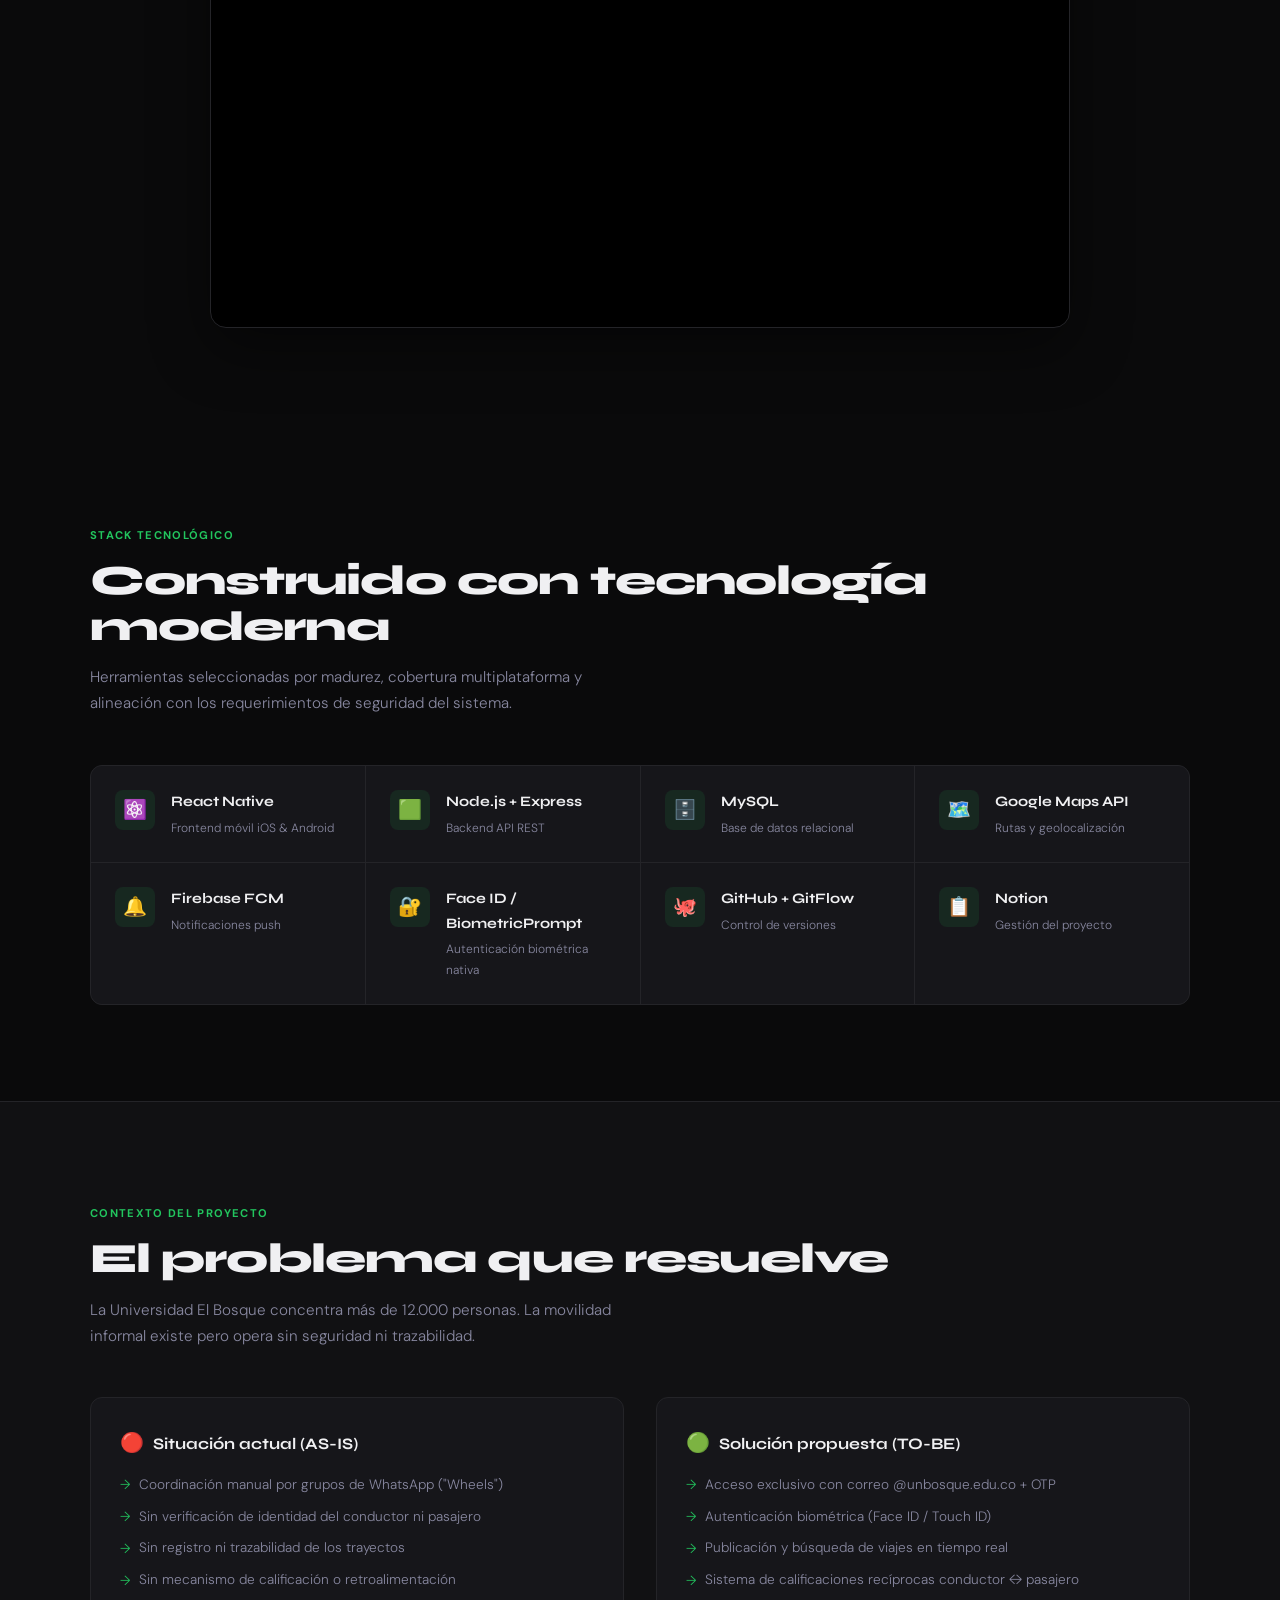
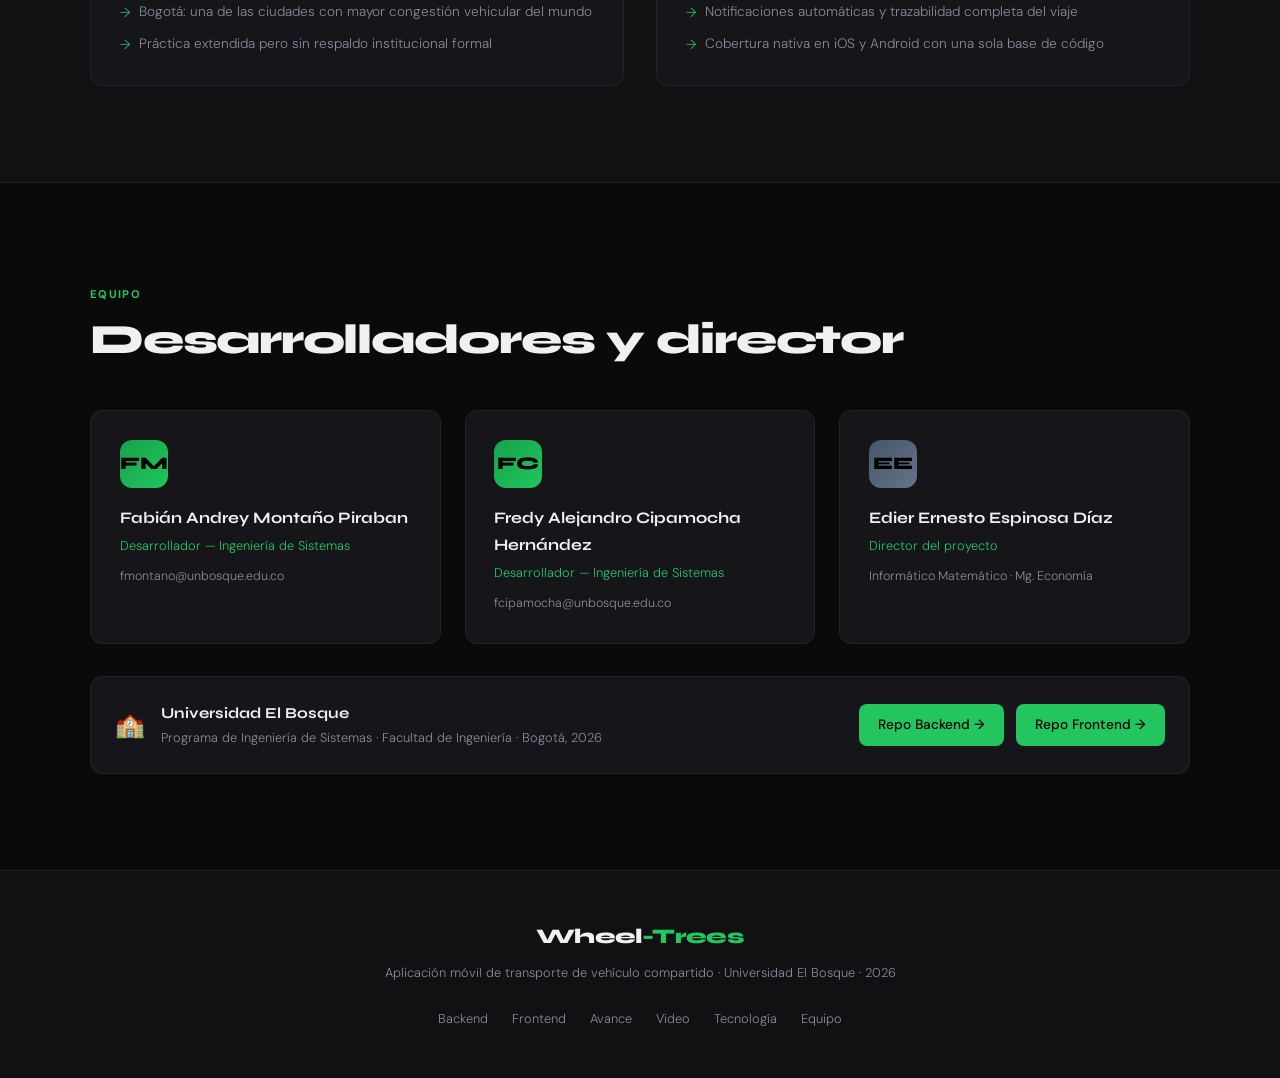
<file: index1.html>
<!DOCTYPE html>
<html lang="es">
<head>
  <meta charset="UTF-8" />
  <meta name="viewport" content="width=device-width, initial-scale=1.0" />
  <title>Wheel-Trees — Aplicación Móvil de Transporte Compartido</title>
  <link href="https://fonts.googleapis.com/css2?family=Syne:wght@400;600;700;800&family=DM+Sans:ital,wght@0,300;0,400;0,500;1,300&display=swap" rel="stylesheet" />
  <style>
    *, *::before, *::after { box-sizing: border-box; margin: 0; padding: 0; }

    :root {
      --bg:        #0a0a0b;
      --surface:   #111113;
      --card:      #16161a;
      --border:    #242428;
      --green:     #22c55e;
      --green-dim: #16a34a;
      --green-glow:#22c55e33;
      --text:      #f0f0f2;
      --muted:     #8888a0;
      --accent:    #34d399;
    }

    html { scroll-behavior: smooth; }

    body {
      background: var(--bg);
      color: var(--text);
      font-family: 'DM Sans', sans-serif;
      font-weight: 300;
      line-height: 1.7;
      overflow-x: hidden;
    }

    /* ─── NOISE TEXTURE OVERLAY ─── */
    body::before {
      content: '';
      position: fixed;
      inset: 0;
      background-image: url("data:image/svg+xml,%3Csvg viewBox='0 0 256 256' xmlns='http://www.w3.org/2000/svg'%3E%3Cfilter id='n'%3E%3CfeTurbulence type='fractalNoise' baseFrequency='0.9' numOctaves='4' stitchTiles='stitch'/%3E%3C/filter%3E%3Crect width='100%25' height='100%25' filter='url(%23n)' opacity='0.04'/%3E%3C/svg%3E");
      pointer-events: none;
      z-index: 9999;
      opacity: .5;
    }

    /* ─── HEADER / NAV ─── */
    nav {
      position: fixed;
      top: 0; left: 0; right: 0;
      z-index: 100;
      display: flex;
      align-items: center;
      justify-content: space-between;
      padding: 1.2rem 5vw;
      background: rgba(10,10,11,.82);
      backdrop-filter: blur(16px);
      border-bottom: 1px solid var(--border);
    }

    .logo {
      display: flex;
      align-items: center;
      gap: .65rem;
      font-family: 'Syne', sans-serif;
      font-weight: 800;
      font-size: 1.15rem;
      letter-spacing: -.02em;
      color: var(--text);
      text-decoration: none;
    }

    .logo-icon {
      width: 32px; height: 32px;
      background: var(--green);
      border-radius: 8px;
      display: grid;
      place-items: center;
      font-size: 1rem;
    }

    .nav-links {
      display: flex;
      gap: 2rem;
      list-style: none;
    }

    .nav-links a {
      color: var(--muted);
      text-decoration: none;
      font-size: .85rem;
      font-weight: 400;
      letter-spacing: .04em;
      text-transform: uppercase;
      transition: color .2s;
    }
    .nav-links a:hover { color: var(--green); }

    .nav-cta {
      display: flex;
      align-items: center;
      gap: .5rem;
      padding: .55rem 1.2rem;
      background: var(--green);
      color: #000 !important;
      border-radius: 6px;
      font-weight: 500 !important;
      text-transform: none !important;
      font-size: .85rem !important;
      letter-spacing: 0 !important;
      transition: background .2s, transform .15s !important;
    }
    .nav-cta:hover { background: var(--accent) !important; transform: translateY(-1px); color: #000 !important; }

    /* ─── HERO ─── */
    .hero {
      min-height: 100vh;
      display: flex;
      flex-direction: column;
      align-items: center;
      justify-content: center;
      text-align: center;
      padding: 8rem 5vw 5rem;
      position: relative;
      overflow: hidden;
    }

    .hero-glow {
      position: absolute;
      top: 20%;
      left: 50%;
      transform: translateX(-50%);
      width: 600px;
      height: 600px;
      background: radial-gradient(ellipse, rgba(34,197,94,.12) 0%, transparent 70%);
      pointer-events: none;
    }

    .hero-grid {
      position: absolute;
      inset: 0;
      background-image:
        linear-gradient(var(--border) 1px, transparent 1px),
        linear-gradient(90deg, var(--border) 1px, transparent 1px);
      background-size: 60px 60px;
      mask-image: radial-gradient(ellipse 80% 60% at 50% 40%, black 30%, transparent 100%);
      opacity: .4;
      pointer-events: none;
    }

    .badge {
      display: inline-flex;
      align-items: center;
      gap: .45rem;
      padding: .35rem .9rem;
      background: rgba(34,197,94,.1);
      border: 1px solid rgba(34,197,94,.25);
      border-radius: 100px;
      font-size: .75rem;
      font-weight: 500;
      color: var(--green);
      letter-spacing: .06em;
      text-transform: uppercase;
      margin-bottom: 1.8rem;
      animation: fadeUp .6s ease both;
    }

    .badge-dot {
      width: 6px; height: 6px;
      background: var(--green);
      border-radius: 50%;
      animation: pulse 2s infinite;
    }

    @keyframes pulse {
      0%,100% { opacity: 1; transform: scale(1); }
      50% { opacity: .5; transform: scale(.8); }
    }

    h1 {
      font-family: 'Syne', sans-serif;
      font-weight: 800;
      font-size: clamp(3rem, 7vw, 5.5rem);
      line-height: 1.0;
      letter-spacing: -.04em;
      margin-bottom: 1.5rem;
      animation: fadeUp .6s .1s ease both;
    }

    h1 span { color: var(--green); }

    .hero-sub {
      max-width: 52ch;
      color: var(--muted);
      font-size: 1.05rem;
      font-weight: 400;
      margin-bottom: 2.5rem;
      animation: fadeUp .6s .2s ease both;
    }

    .hero-actions {
      display: flex;
      gap: 1rem;
      flex-wrap: wrap;
      justify-content: center;
      animation: fadeUp .6s .3s ease both;
    }

    .btn-primary {
      display: inline-flex;
      align-items: center;
      gap: .5rem;
      padding: .8rem 1.8rem;
      background: var(--green);
      color: #000;
      border-radius: 8px;
      font-weight: 500;
      font-size: .95rem;
      text-decoration: none;
      transition: background .2s, transform .15s, box-shadow .2s;
      box-shadow: 0 0 0 0 var(--green-glow);
    }
    .btn-primary:hover {
      background: var(--accent);
      transform: translateY(-2px);
      box-shadow: 0 8px 30px var(--green-glow);
    }

    .btn-secondary {
      display: inline-flex;
      align-items: center;
      gap: .5rem;
      padding: .8rem 1.8rem;
      background: transparent;
      color: var(--text);
      border: 1px solid var(--border);
      border-radius: 8px;
      font-weight: 400;
      font-size: .95rem;
      text-decoration: none;
      transition: border-color .2s, transform .15s;
    }
    .btn-secondary:hover { border-color: var(--green); color: var(--green); transform: translateY(-2px); }

    @keyframes fadeUp {
      from { opacity: 0; transform: translateY(20px); }
      to   { opacity: 1; transform: translateY(0); }
    }

    /* ─── PROGRESS STRIP ─── */
    .progress-strip {
      background: var(--surface);
      border-top: 1px solid var(--border);
      border-bottom: 1px solid var(--border);
      padding: 2.5rem 5vw;
    }

    .progress-inner {
      max-width: 1100px;
      margin: 0 auto;
      display: grid;
      grid-template-columns: 1fr auto;
      align-items: center;
      gap: 3rem;
    }

    .progress-label {
      font-family: 'Syne', sans-serif;
      font-size: .8rem;
      font-weight: 700;
      letter-spacing: .1em;
      text-transform: uppercase;
      color: var(--green);
      margin-bottom: .5rem;
    }

    .progress-title {
      font-family: 'Syne', sans-serif;
      font-size: 1.25rem;
      font-weight: 700;
      margin-bottom: 1rem;
    }

    .progress-bar-wrap {
      background: var(--border);
      border-radius: 100px;
      height: 8px;
      overflow: hidden;
      max-width: 600px;
    }

    .progress-bar {
      height: 100%;
      width: 96%;
      background: linear-gradient(90deg, var(--green-dim), var(--green));
      border-radius: 100px;
      position: relative;
      animation: growBar 1.2s .5s cubic-bezier(.22,1,.36,1) both;
    }

    @keyframes growBar {
      from { width: 0; }
      to   { width: 48%; }
    }

    .progress-bar::after {
      content: '';
      position: absolute;
      right: 0; top: 50%;
      transform: translateY(-50%);
      width: 12px; height: 12px;
      background: var(--green);
      border-radius: 50%;
      box-shadow: 0 0 10px var(--green);
    }

    .progress-stats {
      display: flex;
      gap: 2.5rem;
    }

    .stat {
      text-align: center;
    }
    .stat-num {
      font-family: 'Syne', sans-serif;
      font-size: 2rem;
      font-weight: 800;
      color: var(--green);
      line-height: 1;
    }
    .stat-lbl {
      font-size: .75rem;
      color: var(--muted);
      margin-top: .2rem;
    }

    /* ─── SECTION BASE ─── */
    section { padding: 6rem 5vw; }

    .section-inner { max-width: 1100px; margin: 0 auto; }

    .section-tag {
      display: inline-block;
      font-size: .7rem;
      font-weight: 700;
      letter-spacing: .12em;
      text-transform: uppercase;
      color: var(--green);
      margin-bottom: .8rem;
    }

    .section-title {
      font-family: 'Syne', sans-serif;
      font-weight: 800;
      font-size: clamp(1.8rem, 3.5vw, 2.6rem);
      letter-spacing: -.03em;
      line-height: 1.1;
      margin-bottom: 1rem;
    }

    .section-body {
      color: var(--muted);
      max-width: 55ch;
      font-size: .95rem;
      margin-bottom: 3rem;
    }

    /* ─── TIMELINE ─── */
    .timeline {
      display: flex;
      flex-direction: column;
      gap: 0;
      position: relative;
    }

    .timeline::before {
      content: '';
      position: absolute;
      left: 110px;
      top: 0; bottom: 0;
      width: 1px;
      background: var(--border);
    }

    .tl-item {
      display: grid;
      grid-template-columns: 110px 1fr;
      gap: 2rem;
      padding: 1.5rem 0;
      position: relative;
    }

    .tl-week {
      font-family: 'Syne', sans-serif;
      font-size: .8rem;
      font-weight: 700;
      color: var(--muted);
      letter-spacing: .06em;
      text-align: right;
      padding-top: .1rem;
    }

    .tl-dot {
      position: absolute;
      left: 104px;
      top: 1.85rem;
      width: 13px; height: 13px;
      border-radius: 50%;
      background: var(--border);
      border: 2px solid var(--border);
      z-index: 1;
    }

    .tl-item.done .tl-dot {
      background: var(--green);
      border-color: var(--green);
      box-shadow: 0 0 10px var(--green-glow);
    }

    .tl-item.active .tl-dot {
      background: var(--bg);
      border-color: var(--green);
      box-shadow: 0 0 14px var(--green);
      animation: dotPulse 2s infinite;
    }

    @keyframes dotPulse {
      0%,100% { box-shadow: 0 0 6px var(--green); }
      50% { box-shadow: 0 0 18px var(--green), 0 0 30px var(--green-glow); }
    }

    .tl-content {
      padding-left: 1.5rem;
    }

    .tl-phase {
      font-size: .7rem;
      font-weight: 700;
      letter-spacing: .1em;
      text-transform: uppercase;
      color: var(--green);
      margin-bottom: .3rem;
    }

    .tl-name {
      font-family: 'Syne', sans-serif;
      font-size: 1.05rem;
      font-weight: 700;
      margin-bottom: .4rem;
    }

    .tl-desc {
      font-size: .85rem;
      color: var(--muted);
      max-width: 50ch;
    }

    .tl-pills {
      display: flex;
      flex-wrap: wrap;
      gap: .4rem;
      margin-top: .6rem;
    }

    .pill {
      padding: .2rem .6rem;
      background: rgba(34,197,94,.08);
      border: 1px solid rgba(34,197,94,.2);
      border-radius: 4px;
      font-size: .7rem;
      font-weight: 500;
      color: var(--green);
    }

    .pill.gray {
      background: rgba(136,136,160,.08);
      border-color: rgba(136,136,160,.2);
      color: var(--muted);
    }

    /* ─── SCREENS SECTION ─── */
    .screens-section {
      background: var(--surface);
      border-top: 1px solid var(--border);
      border-bottom: 1px solid var(--border);
    }

    .screens-grid {
      display: grid;
      grid-template-columns: repeat(4, 1fr);
      gap: 1.5rem;
      margin-top: 3rem;
    }

    .screen-card {
      background: var(--card);
      border: 1px solid var(--border);
      border-radius: 16px;
      overflow: hidden;
      transition: border-color .25s, transform .25s;
    }
    .screen-card:hover {
      border-color: rgba(34,197,94,.35);
      transform: translateY(-4px);
    }

    .screen-img-wrap {
      width: 100%;
      aspect-ratio: 9/19;
      overflow: hidden;
      background: #0d0d10;
      display: flex;
      align-items: center;
      justify-content: center;
    }

    .screen-img-wrap img {
      width: 100%;
      height: 100%;
      object-fit: cover;
      object-position: top;
    }

    .screen-info {
      padding: 1rem 1.1rem 1.2rem;
    }

    .screen-label {
      font-size: .65rem;
      font-weight: 700;
      letter-spacing: .1em;
      text-transform: uppercase;
      color: var(--green);
      margin-bottom: .3rem;
    }

    .screen-name {
      font-family: 'Syne', sans-serif;
      font-weight: 700;
      font-size: .9rem;
      line-height: 1.2;
      margin-bottom: .3rem;
    }

    .screen-desc {
      font-size: .75rem;
      color: var(--muted);
      line-height: 1.5;
    }

    /* ─── TECH STACK ─── */
    .tech-grid {
      display: grid;
      grid-template-columns: repeat(auto-fill, minmax(220px, 1fr));
      gap: 1px;
      background: var(--border);
      border: 1px solid var(--border);
      border-radius: 12px;
      overflow: hidden;
      margin-top: 3rem;
    }

    .tech-item {
      background: var(--card);
      padding: 1.5rem;
      display: flex;
      align-items: flex-start;
      gap: 1rem;
    }

    .tech-icon {
      width: 40px; height: 40px;
      background: rgba(34,197,94,.1);
      border-radius: 8px;
      display: grid;
      place-items: center;
      font-size: 1.2rem;
      flex-shrink: 0;
    }

    .tech-name {
      font-family: 'Syne', sans-serif;
      font-weight: 700;
      font-size: .9rem;
      margin-bottom: .2rem;
    }

    .tech-role {
      font-size: .75rem;
      color: var(--muted);
    }

    /* ─── CONTEXT SECTION ─── */
    .context-grid {
      display: grid;
      grid-template-columns: 1fr 1fr;
      gap: 2rem;
      margin-top: 3rem;
    }

    .context-card {
      background: var(--card);
      border: 1px solid var(--border);
      border-radius: 12px;
      padding: 1.8rem;
    }

    .context-card-title {
      font-family: 'Syne', sans-serif;
      font-weight: 700;
      font-size: 1rem;
      margin-bottom: .8rem;
      display: flex;
      align-items: center;
      gap: .6rem;
    }

    .context-card-title span {
      font-size: 1.2rem;
    }

    .context-list {
      list-style: none;
      display: flex;
      flex-direction: column;
      gap: .5rem;
    }

    .context-list li {
      display: flex;
      gap: .6rem;
      font-size: .85rem;
      color: var(--muted);
      align-items: flex-start;
    }

    .context-list li::before {
      content: '→';
      color: var(--green);
      flex-shrink: 0;
      margin-top: .05rem;
    }

    /* ─── TEAM ─── */
    .team-grid {
      display: grid;
      grid-template-columns: repeat(auto-fill, minmax(260px, 1fr));
      gap: 1.5rem;
      margin-top: 3rem;
    }

    .team-card {
      background: var(--card);
      border: 1px solid var(--border);
      border-radius: 12px;
      padding: 1.8rem;
      transition: border-color .25s;
    }
    .team-card:hover { border-color: rgba(34,197,94,.35); }

    .team-avatar {
      width: 48px; height: 48px;
      background: linear-gradient(135deg, var(--green-dim), var(--green));
      border-radius: 12px;
      display: grid;
      place-items: center;
      font-family: 'Syne', sans-serif;
      font-weight: 800;
      font-size: 1.1rem;
      color: #000;
      margin-bottom: 1rem;
    }

    .team-name {
      font-family: 'Syne', sans-serif;
      font-weight: 700;
      font-size: 1rem;
      margin-bottom: .2rem;
    }

    .team-role {
      font-size: .8rem;
      color: var(--green);
      margin-bottom: .6rem;
    }

    .team-email {
      font-size: .78rem;
      color: var(--muted);
    }

    /* ─── FOOTER ─── */
    footer {
      background: var(--surface);
      border-top: 1px solid var(--border);
      padding: 3rem 5vw;
      text-align: center;
    }

    .footer-logo {
      font-family: 'Syne', sans-serif;
      font-weight: 800;
      font-size: 1.3rem;
      letter-spacing: -.03em;
      margin-bottom: .5rem;
    }
    .footer-logo span { color: var(--green); }

    .footer-sub {
      font-size: .8rem;
      color: var(--muted);
      margin-bottom: 1.5rem;
    }

    .footer-links {
      display: flex;
      justify-content: center;
      gap: 1.5rem;
      flex-wrap: wrap;
    }

    .footer-links a {
      font-size: .8rem;
      color: var(--muted);
      text-decoration: none;
      transition: color .2s;
    }
    .footer-links a:hover { color: var(--green); }

    /* ─── RESPONSIVE ─── */
    @media (max-width: 768px) {
      .nav-links { display: none; }
      .progress-inner { grid-template-columns: 1fr; }
      .progress-stats { justify-content: center; }
      .screens-grid { grid-template-columns: repeat(2, 1fr); }
      .context-grid { grid-template-columns: 1fr; }
      .timeline::before { left: 70px; }
      .tl-item { grid-template-columns: 70px 1fr; gap: 1rem; }
      .tl-dot { left: 64px; }
    }

    @media (max-width: 480px) {
      .screens-grid { grid-template-columns: 1fr 1fr; }
    }

    /* ─── VIDEO SECTION ─── */
    .video-wrap {
      position: relative;
      width: 100%;
      max-width: 860px;
      margin: 3rem auto 0;
      aspect-ratio: 16/9;
      border-radius: 16px;
      overflow: hidden;
      border: 1px solid var(--border);
      box-shadow: 0 20px 60px rgba(0,0,0,.45);
      background: #000;
    }
    .video-wrap iframe {
      position: absolute;
      inset: 0;
      width: 100%;
      height: 100%;
      border: 0;
    }

    /* ─── SCROLL REVEAL ─── */
    .reveal {
      opacity: 0;
      transform: translateY(24px);
      transition: opacity .65s ease, transform .65s ease;
    }
    .reveal.visible {
      opacity: 1;
      transform: none;
    }
  </style>
</head>
<body>

<!-- NAV -->
<nav>
  <a href="#" class="logo">
    <div class="logo-icon">🌳</div>
    Wheel-Trees
  </a>
  <ul class="nav-links">
    <li><a href="#avance">Avance</a></li>
    <li><a href="#video">Video</a></li>
    <li><a href="#tecnologia">Tecnología</a></li>
    <li><a href="#equipo">Equipo</a></li>
    <li>
      <a href="https://github.com/FmontanoUEB/WheelTrees" target="_blank" class="nav-cta">
        Backend
      </a>
    </li>
    <li>
      <a href="https://github.com/Alejandrohzz/wheeltreesFrontend" target="_blank" class="nav-cta">
        Frontend
      </a>
    </li>
  </ul>
</nav>

<!-- HERO -->
<section class="hero">
  <div class="hero-grid"></div>
  <div class="hero-glow"></div>

  <div class="badge">
    <span class="badge-dot"></span>
    En construcción · Semana 24 / 25
  </div>

  <h1>
    Movilidad<br/>
    universitaria<br/>
    <span>rediseñada.</span>
  </h1>

  <p class="hero-sub">
    Wheel-Trees es una aplicación móvil multiplataforma de transporte compartido exclusiva para la comunidad de la Universidad El Bosque, con verificación biométrica e institucional.
  </p>

  <div class="hero-actions">
    <a href="https://github.com/FmontanoUEB/WheelTrees" target="_blank" class="btn-primary">
      Backend →
    </a>
    <a href="https://github.com/Alejandrohzz/wheeltreesFrontend" target="_blank" class="btn-primary">
      Frontend →
    </a>
    <a href="#avance" class="btn-secondary">
      Ver avances ↓
    </a>
  </div>
</section>

<!-- PROGRESS STRIP -->
<div class="progress-strip">
  <div class="progress-inner">
    <div>
      <div class="progress-label">Progreso general del proyecto</div>
      <div class="progress-title">Semana 24 de 25 — Fase IV: Pruebas en curso</div>
      <div style="margin-bottom:.5rem; font-size:.8rem; color:var(--muted);">
        Fases I (Análisis), II (Diseño) y III (Construcción) completadas · Pruebas estáticas y dinámicas en ejecución
      </div>
      <div class="progress-bar-wrap">
        <div class="progress-bar"></div>
      </div>
      <div style="display:flex; justify-content:space-between; margin-top:.4rem; font-size:.72rem; color:var(--muted);">
        <span>Inicio</span>
        <span style="color:var(--green); font-weight:600;">96% completado</span>
        <span>Cierre</span>
      </div>
    </div>
    <div class="progress-stats">
      <div class="stat">
        <div class="stat-num">3</div>
        <div class="stat-lbl">Fases<br/>completadas</div>
      </div>
      <div class="stat">
        <div class="stat-num">12</div>
        <div class="stat-lbl">Requerimientos<br/>funcionales</div>
      </div>
      <div class="stat">
        <div class="stat-num">8</div>
        <div class="stat-lbl">Req. no<br/>funcionales</div>
      </div>
      <div class="stat">
        <div class="stat-num">2</div>
        <div class="stat-lbl">Plataformas<br/>iOS / Android</div>
      </div>
    </div>
  </div>
</div>

<!-- TIMELINE -->
<section id="avance">
  <div class="section-inner">
    <span class="section-tag reveal">Cronograma</span>
    <h2 class="section-title reveal">Estado actual del proyecto</h2>
    <p class="section-body reveal">
      El proyecto avanza según el cronograma planificado de 25 semanas bajo metodología Lean Startup. Aquí el estado real a la semana 24.
    </p>

    <div class="timeline reveal">

      <div class="tl-item done">
        <div class="tl-week">W1–W6</div>
        <div class="tl-dot"></div>
        <div class="tl-content">
          <div class="tl-phase">✓ Completada</div>
          <div class="tl-name">Fase I — Análisis</div>
          <div class="tl-desc">Encuesta de movilidad, identificación de problemas, levantamiento de requerimientos, modelos AS-IS / TO-BE, casos de uso e historias de usuario.</div>
          <div class="tl-pills">
            <span class="pill">Encuesta aplicada</span>
            <span class="pill">12 RF + 8 RNF</span>
            <span class="pill">Modelo AS-IS</span>
            <span class="pill">Modelo TO-BE</span>
            <span class="pill">Árbol de problemas</span>
          </div>
        </div>
      </div>

      <div class="tl-item done">
        <div class="tl-week">W7–W9</div>
        <div class="tl-dot"></div>
        <div class="tl-content">
          <div class="tl-phase">✓ Completada</div>
          <div class="tl-name">Fase II — Diseño</div>
          <div class="tl-desc">Arquitectura del sistema, diagramas UML (secuencia, componentes, despliegue), mockups UI/UX en Figma, esquema de seguridad biométrica.</div>
          <div class="tl-pills">
            <span class="pill">Arquitectura cliente-servidor</span>
            <span class="pill">Diagramas UML</span>
            <span class="pill">Mockups UI/UX</span>
            <span class="pill">Seguridad biométrica</span>
          </div>
        </div>
      </div>

      <div class="tl-item done">
        <div class="tl-week">W9–W12</div>
        <div class="tl-dot"></div>
        <div class="tl-content">
          <div class="tl-phase">✓ Completada</div>
          <div class="tl-name">Fase III — Construcción (Iteraciones 1 & 2)</div>
          <div class="tl-desc">Registro de cuenta, login, verificación de correo institucional con OTP, gestión de perfiles para conductor y pasajero. Autenticación funcional en iOS y Android.</div>
          <div class="tl-pills">
            <span class="pill">Registro funcional</span>
            <span class="pill">OTP institucional</span>
            <span class="pill">Roles conductor/pasajero</span>
            <span class="pill">Auth biométrica</span>
          </div>
        </div>
      </div>

      <div class="tl-item done">
        <div class="tl-week">W13–W20</div>
        <div class="tl-dot"></div>
        <div class="tl-content">
          <div class="tl-phase">✓ Completada</div>
          <div class="tl-name">Fase III — Construcción (Iteraciones 3, 4 & 5)</div>
          <div class="tl-desc">Publicación y búsqueda de viajes, integración de Google Maps y rutas, gestión de reservas, e integración total entre capas frontend-backend.</div>
          <div class="tl-pills">
            <span class="pill">Publicar viajes</span>
            <span class="pill">Google Maps</span>
            <span class="pill">Reservas</span>
            <span class="pill">Integración completa</span>
          </div>
        </div>
      </div>

      <div class="tl-item active">
        <div class="tl-week">W21–W24</div>
        <div class="tl-dot"></div>
        <div class="tl-content">
          <div class="tl-phase">⚡ En curso — Semana actual</div>
          <div class="tl-name">Fase IV — Pruebas</div>
          <div class="tl-desc">Plan de pruebas, análisis estático, pruebas de integración, rendimiento, seguridad y aceptación con usuarios reales de la comunidad.</div>
          <div class="tl-pills">
            <span class="pill">Pruebas estáticas</span>
            <span class="pill">Pruebas dinámicas</span>
            <span class="pill gray">ISO/IEC 25010</span>
          </div>
        </div>
      </div>

      <div class="tl-item">
        <div class="tl-week">W24–W25</div>
        <div class="tl-dot"></div>
        <div class="tl-content">
          <div class="tl-phase">Próximo</div>
          <div class="tl-name">Fase V — Piloto</div>
          <div class="tl-desc">Prueba piloto con 20 usuarios (10 conductores + 10 pasajeros), encuestas Likert 1–5 de percepción de seguridad, evaluación BPSC, cierre del proyecto.</div>
          <div class="tl-pills">
            <span class="pill gray">20 usuarios piloto</span>
            <span class="pill gray">Escala Likert</span>
            <span class="pill gray">Evaluación BPSC</span>
          </div>
        </div>
      </div>

    </div>
  </div>
</section>

<!-- VIDEO -->
<section id="video">
  <div class="section-inner">
    <span class="section-tag reveal">Demo</span>
    <h2 class="section-title reveal">Video de avance del proyecto</h2>
    <p class="section-body reveal">
      Recorrido en video del estado actual de Wheel-Trees a la semana 24, con las funcionalidades implementadas y las pruebas en curso.
    </p>
    <div class="video-wrap reveal">
      <iframe
        src="https://www.youtube.com/embed/kXWK_E6k_n4"
        title="Wheel-Trees — Video de avance"
        allow="accelerometer; autoplay; clipboard-write; encrypted-media; gyroscope; picture-in-picture; web-share"
        allowfullscreen
        referrerpolicy="strict-origin-when-cross-origin">
      </iframe>
    </div>
  </div>
</section>


<!-- TECH STACK -->
<section id="tecnologia">
  <div class="section-inner">
    <span class="section-tag reveal">Stack tecnológico</span>
    <h2 class="section-title reveal">Construido con tecnología moderna</h2>
    <p class="section-body reveal">
      Herramientas seleccionadas por madurez, cobertura multiplataforma y alineación con los requerimientos de seguridad del sistema.
    </p>

    <div class="tech-grid reveal">
      <div class="tech-item">
        <div class="tech-icon">⚛️</div>
        <div>
          <div class="tech-name">React Native</div>
          <div class="tech-role">Frontend móvil iOS & Android</div>
        </div>
      </div>
      <div class="tech-item">
        <div class="tech-icon">🟩</div>
        <div>
          <div class="tech-name">Node.js + Express</div>
          <div class="tech-role">Backend API REST</div>
        </div>
      </div>
      <div class="tech-item">
        <div class="tech-icon">🗄️</div>
        <div>
          <div class="tech-name">MySQL</div>
          <div class="tech-role">Base de datos relacional</div>
        </div>
      </div>
      <div class="tech-item">
        <div class="tech-icon">🗺️</div>
        <div>
          <div class="tech-name">Google Maps API</div>
          <div class="tech-role">Rutas y geolocalización</div>
        </div>
      </div>
      <div class="tech-item">
        <div class="tech-icon">🔔</div>
        <div>
          <div class="tech-name">Firebase FCM</div>
          <div class="tech-role">Notificaciones push</div>
        </div>
      </div>
      <div class="tech-item">
        <div class="tech-icon">🔐</div>
        <div>
          <div class="tech-name">Face ID / BiometricPrompt</div>
          <div class="tech-role">Autenticación biométrica nativa</div>
        </div>
      </div>
      <div class="tech-item">
        <div class="tech-icon">🐙</div>
        <div>
          <div class="tech-name">GitHub + GitFlow</div>
          <div class="tech-role">Control de versiones</div>
        </div>
      </div>
      <div class="tech-item">
        <div class="tech-icon">📋</div>
        <div>
          <div class="tech-name">Notion</div>
          <div class="tech-role">Gestión del proyecto</div>
        </div>
      </div>
    </div>
  </div>
</section>

<!-- CONTEXT -->
<section style="background:var(--surface); border-top:1px solid var(--border); border-bottom:1px solid var(--border);">
  <div class="section-inner">
    <span class="section-tag reveal">Contexto del proyecto</span>
    <h2 class="section-title reveal">El problema que resuelve</h2>
    <p class="section-body reveal">
      La Universidad El Bosque concentra más de 12.000 personas. La movilidad informal existe pero opera sin seguridad ni trazabilidad.
    </p>

    <div class="context-grid reveal">
      <div class="context-card">
        <div class="context-card-title"><span>🔴</span> Situación actual (AS-IS)</div>
        <ul class="context-list">
          <li>Coordinación manual por grupos de WhatsApp ("Wheels")</li>
          <li>Sin verificación de identidad del conductor ni pasajero</li>
          <li>Sin registro ni trazabilidad de los trayectos</li>
          <li>Sin mecanismo de calificación o retroalimentación</li>
          <li>Bogotá: una de las ciudades con mayor congestión vehicular del mundo</li>
          <li>Práctica extendida pero sin respaldo institucional formal</li>
        </ul>
      </div>
      <div class="context-card">
        <div class="context-card-title"><span>🟢</span> Solución propuesta (TO-BE)</div>
        <ul class="context-list">
          <li>Acceso exclusivo con correo @unbosque.edu.co + OTP</li>
          <li>Autenticación biométrica (Face ID / Touch ID)</li>
          <li>Publicación y búsqueda de viajes en tiempo real</li>
          <li>Sistema de calificaciones recíprocas conductor ↔ pasajero</li>
          <li>Notificaciones automáticas y trazabilidad completa del viaje</li>
          <li>Cobertura nativa en iOS y Android con una sola base de código</li>
        </ul>
      </div>
    </div>
  </div>
</section>

<!-- TEAM -->
<section id="equipo">
  <div class="section-inner">
    <span class="section-tag reveal">Equipo</span>
    <h2 class="section-title reveal">Desarrolladores y director</h2>

    <div class="team-grid reveal">
      <div class="team-card">
        <div class="team-avatar">FM</div>
        <div class="team-name">Fabián Andrey Montaño Piraban</div>
        <div class="team-role">Desarrollador — Ingeniería de Sistemas</div>
        <div class="team-email">fmontano@unbosque.edu.co</div>
      </div>
      <div class="team-card">
        <div class="team-avatar">FC</div>
        <div class="team-name">Fredy Alejandro Cipamocha Hernández</div>
        <div class="team-role">Desarrollador — Ingeniería de Sistemas</div>
        <div class="team-email">fcipamocha@unbosque.edu.co</div>
      </div>
      <div class="team-card">
        <div class="team-avatar" style="background:linear-gradient(135deg,#475569,#64748b);">EE</div>
        <div class="team-name">Edier Ernesto Espinosa Díaz</div>
        <div class="team-role">Director del proyecto</div>
        <div class="team-email">Informático Matemático · Mg. Economía</div>
      </div>
    </div>

    <div style="margin-top:2rem; padding:1.5rem; background:var(--card); border:1px solid var(--border); border-radius:12px; display:flex; align-items:center; gap:1rem; flex-wrap:wrap;" class="reveal">
      <div style="font-size:1.5rem;">🏫</div>
      <div>
        <div style="font-family:'Syne',sans-serif; font-weight:700; font-size:.95rem;">Universidad El Bosque</div>
        <div style="font-size:.8rem; color:var(--muted);">Programa de Ingeniería de Sistemas · Facultad de Ingeniería · Bogotá, 2026</div>
      </div>
      <div style="margin-left:auto; display:flex; gap:.7rem; flex-wrap:wrap;">
        <a href="https://github.com/FmontanoUEB/WheelTrees" target="_blank" class="btn-primary" style="font-size:.85rem; padding:.6rem 1.2rem;">
          Repo Backend →
        </a>
        <a href="https://github.com/Alejandrohzz/wheeltreesFrontend" target="_blank" class="btn-primary" style="font-size:.85rem; padding:.6rem 1.2rem;">
          Repo Frontend →
        </a>
      </div>
    </div>
  </div>
</section>

<!-- FOOTER -->
<footer>
  <div class="footer-logo">Wheel<span>-Trees</span></div>
  <div class="footer-sub">Aplicación móvil de transporte de vehículo compartido · Universidad El Bosque · 2026</div>
  <div class="footer-links">
    <a href="https://github.com/FmontanoUEB/WheelTrees" target="_blank">Backend</a>
    <a href="https://github.com/Alejandrohzz/wheeltreesFrontend" target="_blank">Frontend</a>
    <a href="#avance">Avance</a>
    <a href="#video">Video</a>
    <a href="#tecnologia">Tecnología</a>
    <a href="#equipo">Equipo</a>
  </div>
</footer>

<script>
  // Scroll reveal
  const reveals = document.querySelectorAll('.reveal');
  const io = new IntersectionObserver(entries => {
    entries.forEach(e => {
      if (e.isIntersecting) { e.target.classList.add('visible'); io.unobserve(e.target); }
    });
  }, { threshold: 0.1 });
  reveals.forEach(el => io.observe(el));
</script>
</body>
</html>
</file>
